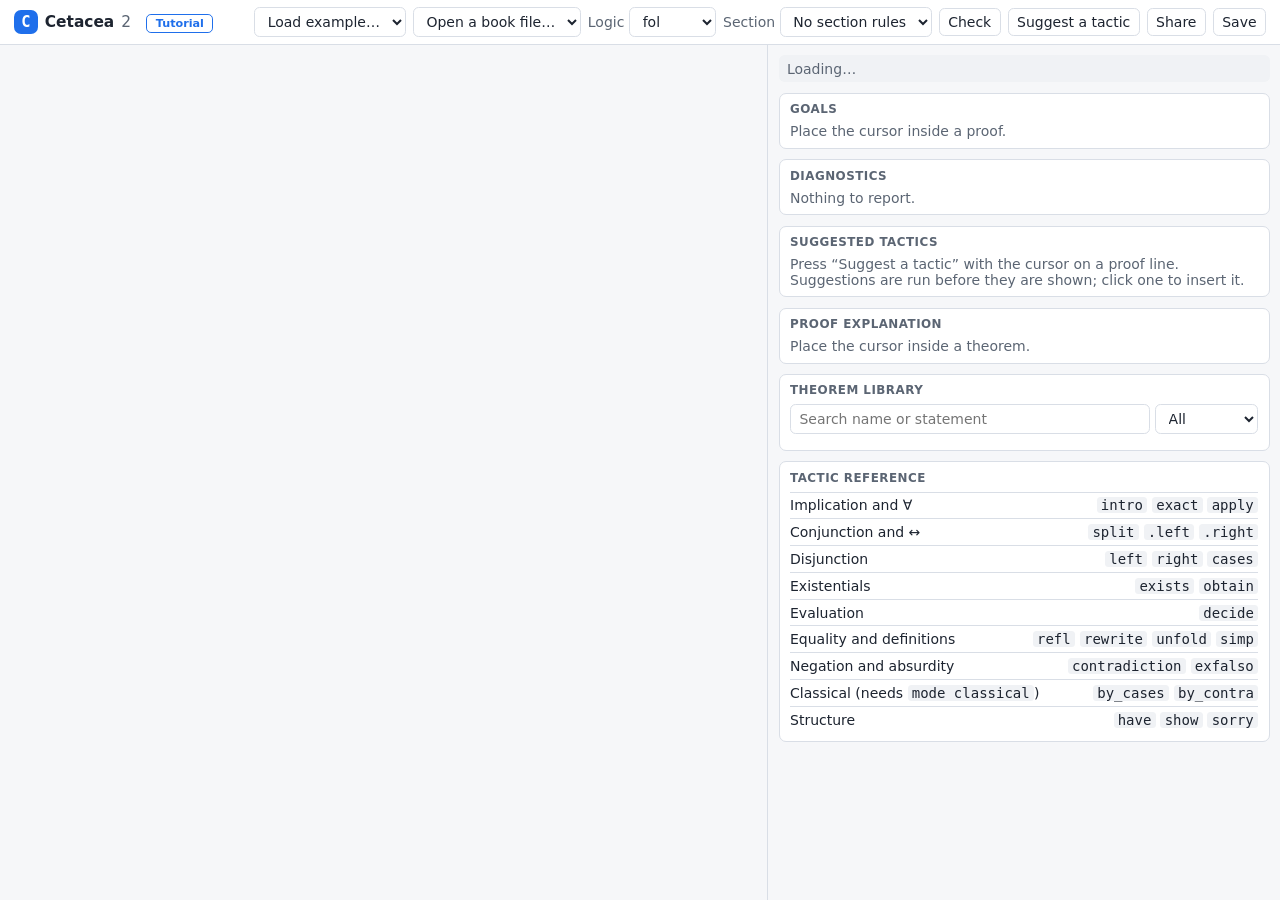
<file: web2/index.html>
<!doctype html>
<html lang="en">
  <head>
    <meta charset="utf-8" />
    <meta name="viewport" content="width=device-width, initial-scale=1" />
    <title>Cetacea</title>
    <link rel="stylesheet" href="./styles.css" />
  </head>
  <body>
    <header class="topbar">
      <div class="brand">
        <span class="brand-mark">C</span>
        <span>Cetacea</span>
        <span class="brand-sub">2</span>
        <a class="brand-link" href="./tutorial.html" title="New here? A walk through how to use Cetacea">Tutorial</a>
      </div>
      <div class="actions">
        <label class="picker">
          <span class="visually-hidden">Load example</span>
          <select id="exampleSelect">
            <option value="">Load example…</option>
          </select>
        </label>
        <label class="picker">
          <span class="visually-hidden">Open a file from the book</span>
          <select id="bookSelect" title="Open one of the book's companion files; this also selects the chapter's section">
            <option value="">Open a book file…</option>
            <option id="bookReset" value="reset" hidden disabled>Start this file over</option>
          </select>
        </label>
        <label class="picker">
          <span>Logic</span>
          <select id="tierSelect" title="Default logic tier when the file has no `logic` line">
            <option value="fol">fol</option>
            <option value="fol_nat">fol_nat</option>
            <option value="hol">hol</option>
          </select>
        </label>
        <label class="picker">
          <span>Section</span>
          <select id="sectionSelect" title="Course section: sets which tactics and library theorems may be used">
            <option value="">No section rules</option>
          </select>
        </label>
        <button id="checkButton" type="button">Check</button>
        <button id="hintButton" type="button">Suggest a tactic</button>
        <button id="shareButton" type="button" title="Copy a link that opens this file">Share</button>
        <button id="downloadButton" type="button" title="Save the file">Save</button>
      </div>
    </header>
    <main class="workspace">
      <section class="editor-pane" aria-label="Source editor">
        <div id="editor"></div>
      </section>
      <aside class="side-pane" aria-label="Proof state">
        <div id="status" class="status" role="status" aria-live="polite">Loading…</div>
        <section id="assignmentPanel" class="panel" hidden>
          <h2>Assignment <span id="assignmentMeta" class="meta"></span></h2>
          <div id="assignment"></div>
        </section>
        <section id="rulesPanel" class="panel" hidden>
          <h2>Section rules <span id="rulesMeta" class="meta"></span></h2>
          <div id="rules"></div>
        </section>
        <section class="panel">
          <h2>Goals <span id="goalMeta" class="meta"></span></h2>
          <div id="goals"><p class="empty">Place the cursor inside a proof.</p></div>
        </section>
        <section class="panel">
          <h2>Diagnostics</h2>
          <div id="diagnostics"><p class="empty">Nothing to report.</p></div>
        </section>
        <section class="panel">
          <h2>Suggested tactics</h2>
          <div id="hints"><p class="empty">Press “Suggest a tactic” with the cursor on a proof line. Suggestions are run before they are shown; click one to insert it.</p></div>
        </section>
        <section class="panel">
          <h2>Proof explanation</h2>
          <div id="explanation"><p class="empty">Place the cursor inside a theorem.</p></div>
        </section>
        <section class="panel">
          <h2>Theorem library</h2>
          <div class="library-controls">
            <input id="librarySearch" type="search" autocomplete="off" spellcheck="false" placeholder="Search name or statement" />
            <select id="libraryScope" aria-label="Theorem library scope">
              <option value="all">All</option>
              <option value="imported">Imported</option>
              <option value="local">This file</option>
            </select>
          </div>
          <div id="library"></div>
        </section>
        <section class="panel">
          <h2>Tactic reference</h2>
          <div class="reference">
            <details><summary><span>Implication and ∀</span><code>intro</code><code>exact</code><code>apply</code></summary>
              <p><code>intro h</code> assumes the premise of an implication, or fixes an arbitrary element for a <code>forall</code>. <code>exact e</code> closes the goal with a hypothesis or theorem. <code>apply e</code> reduces the goal to the premises of <code>e</code>.</p></details>
            <details><summary><span>Conjunction and ↔</span><code>split</code><code>.left</code><code>.right</code></summary>
              <p><code>split</code> proves both halves. Use <code>h.left</code> and <code>h.right</code> to take a conjunction or biconditional apart; <code>obtain hp hq := h</code> names both halves.</p></details>
            <details><summary><span>Disjunction</span><code>left</code><code>right</code><code>cases</code></summary>
              <p><code>left</code> or <code>right</code> picks a side of the goal. <code>cases h with</code> followed by <code>| left hp =&gt;</code> and <code>| right hq =&gt;</code> arms analyzes a hypothesis.</p></details>
            <details><summary><span>Existentials</span><code>exists</code><code>obtain</code></summary>
              <p><code>exists t</code> supplies a witness. <code>obtain x hx := h</code> or <code>cases h with | intro x hx =&gt;</code> unpacks one.</p></details>
            <details><summary><span>Evaluation</span><code>decide</code></summary>
              <p><code>decide</code> closes a goal with no unknowns by evaluating it: arithmetic on numerals, data constructors, defined predicates, and quantifiers over a <code>data</code> type whose values are a fixed list of constants. If the goal is false, it says which part.</p></details>
            <details><summary><span>Equality and definitions</span><code>refl</code><code>rewrite</code><code>unfold</code><code>simp</code></summary>
              <p><code>refl</code> closes <code>a = b</code> when both sides compute to the same term. <code>rewrite -&gt; h</code> replaces the left side of the equation <code>h</code> by its right side (<code>&lt;-</code> for the other direction, <code>at h2</code> to rewrite a hypothesis). <code>unfold Name</code> and <code>simp</code> expand definitions.</p></details>
            <details><summary><span>Negation and absurdity</span><code>contradiction</code><code>exfalso</code></summary>
              <p><code>not P</code> is <code>P -&gt; False</code>. <code>contradiction</code> closes a goal from <code>False</code> or from <code>P</code> and <code>not P</code>. <code>exfalso</code> turns any goal into <code>False</code>.</p></details>
            <details><summary><span>Classical (needs <code>mode classical</code>)</span><code>by_cases</code><code>by_contra</code></summary>
              <p><code>by_cases h : P</code> splits on whether <code>P</code> holds. <code>by_contra h</code> assumes the goal is false and asks for a contradiction.</p></details>
            <details><summary><span>Structure</span><code>have</code><code>show</code><code>sorry</code></summary>
              <p><code>have h : P</code> opens a subgoal for <code>P</code>; <code>have h : P := e</code> or <code>:= by</code> with an indented block proves it in place. <code>show P</code> restates the goal. <code>sorry</code> leaves a goal unproved and marks the theorem incomplete.</p></details>
          </div>
        </section>
      </aside>
    </main>
    <script type="module" src="./app.js"></script>
  </body>
</html>
</file>
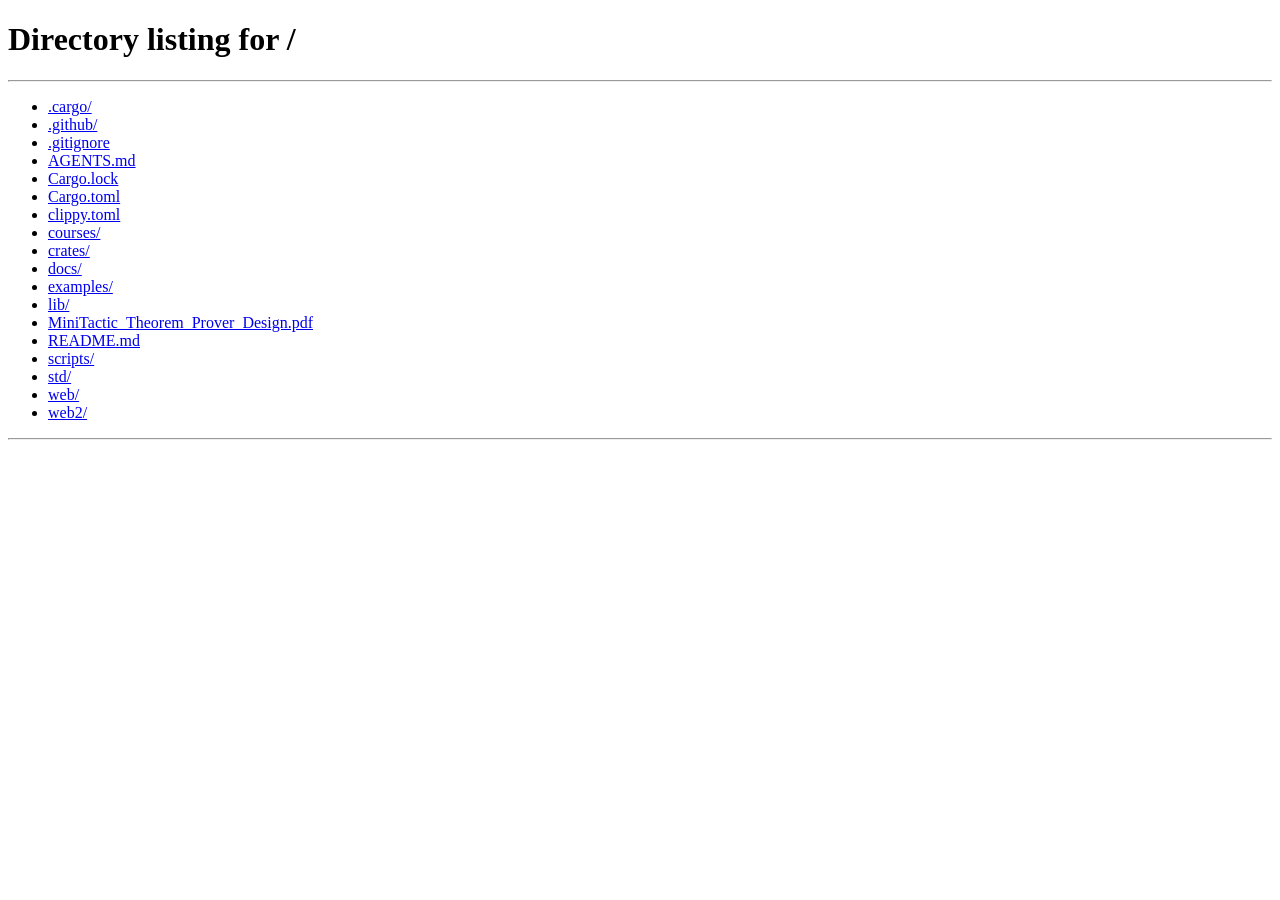
<file: scripts/pages_v2_redirect.html>
<!doctype html>
<html lang="en">
  <head>
    <meta charset="utf-8" />
    <title>Cetacea has moved</title>
    <!-- The checker used to live at /v2/ and is now at the site root.
         Shared links carry the file in the fragment, so keep it. -->
    <script>
      location.replace("../" + location.search + location.hash);
    </script>
  </head>
  <body>
    <p>Cetacea has moved: <a href="../">open the checker</a>.</p>
  </body>
</html>
</file>
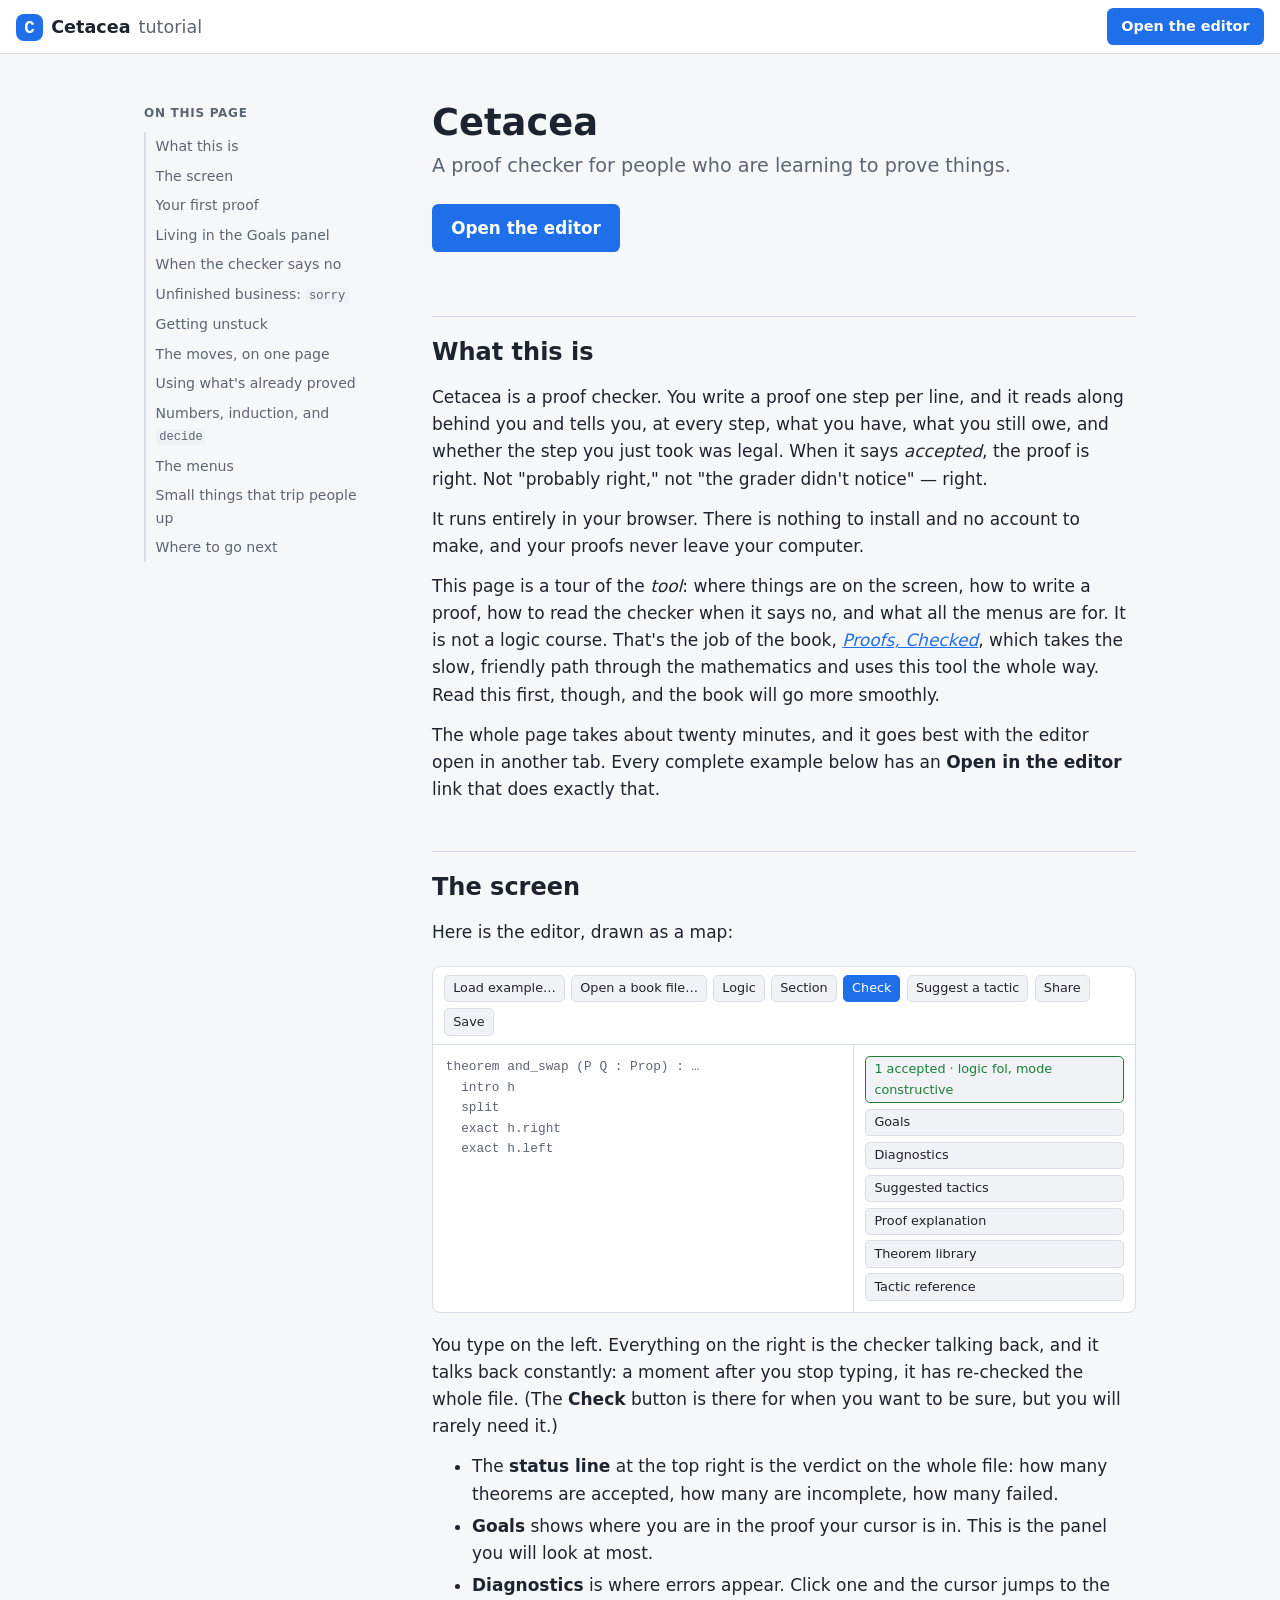
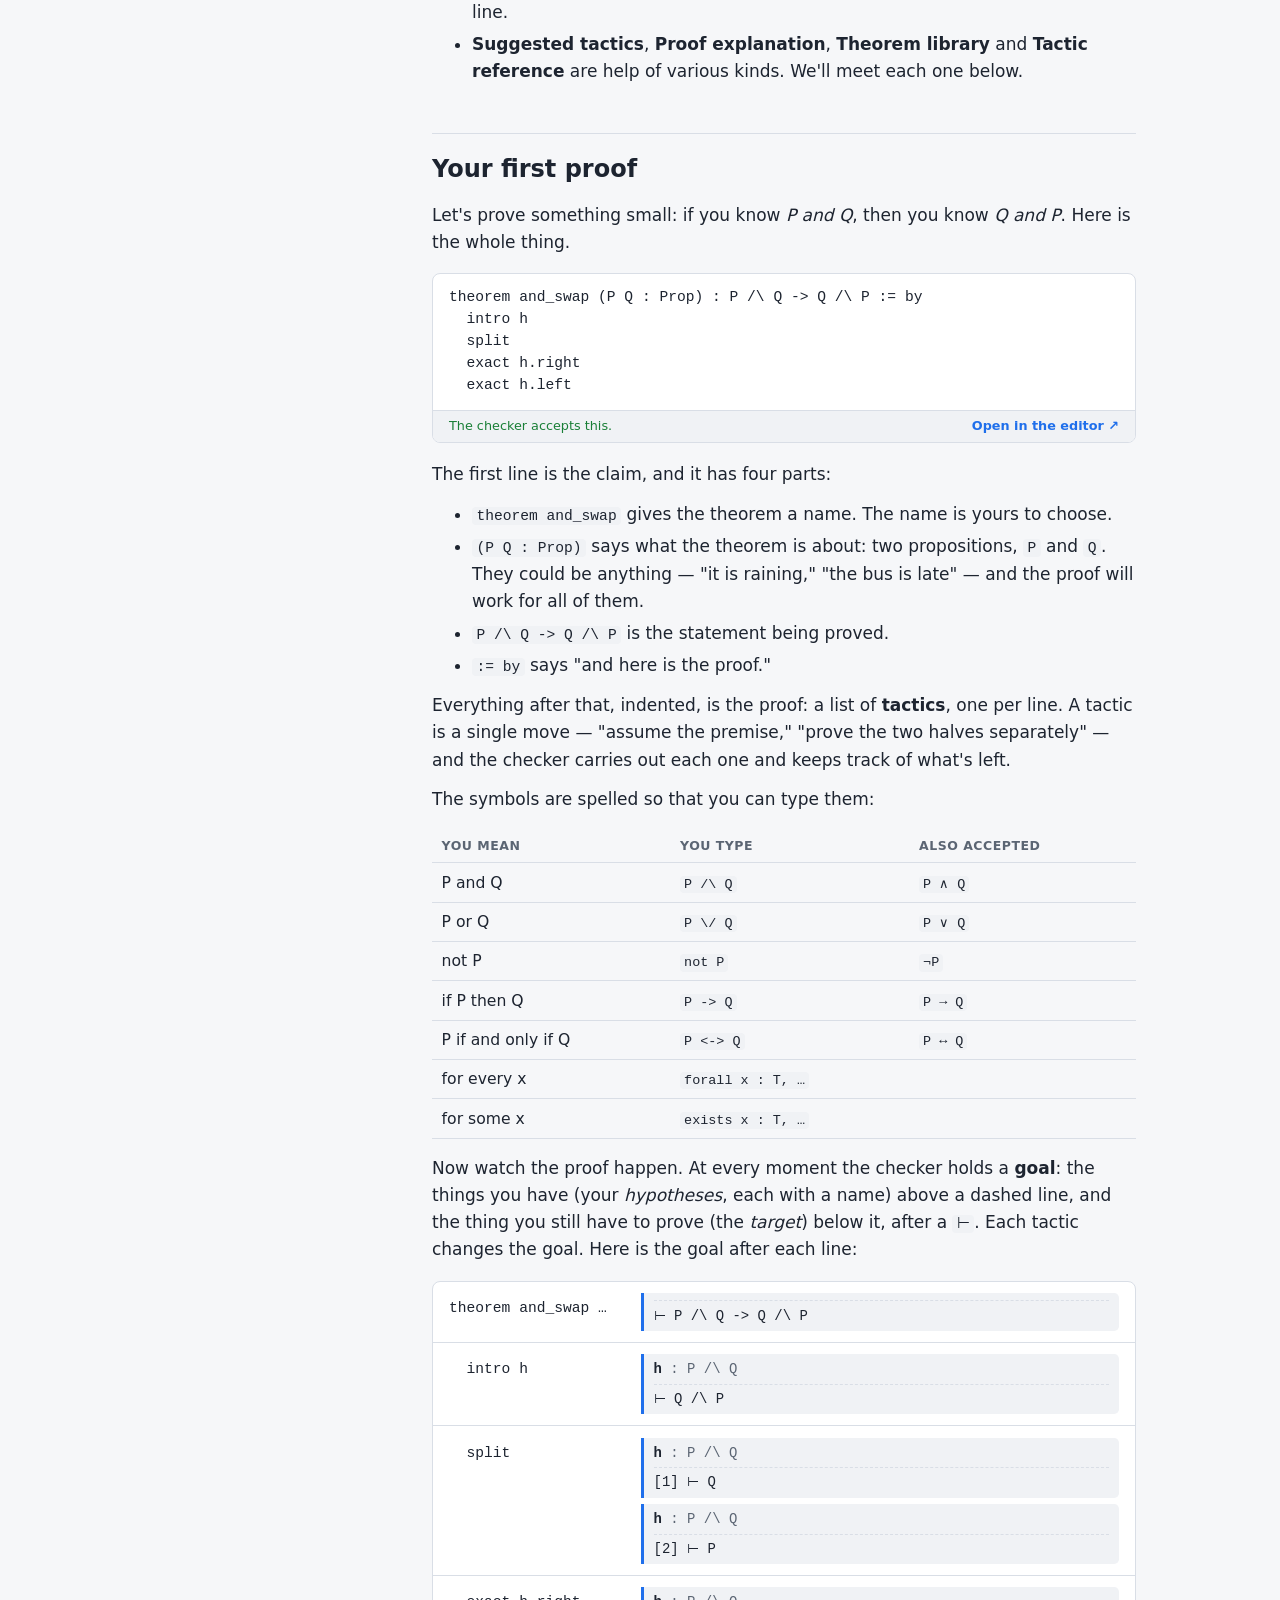
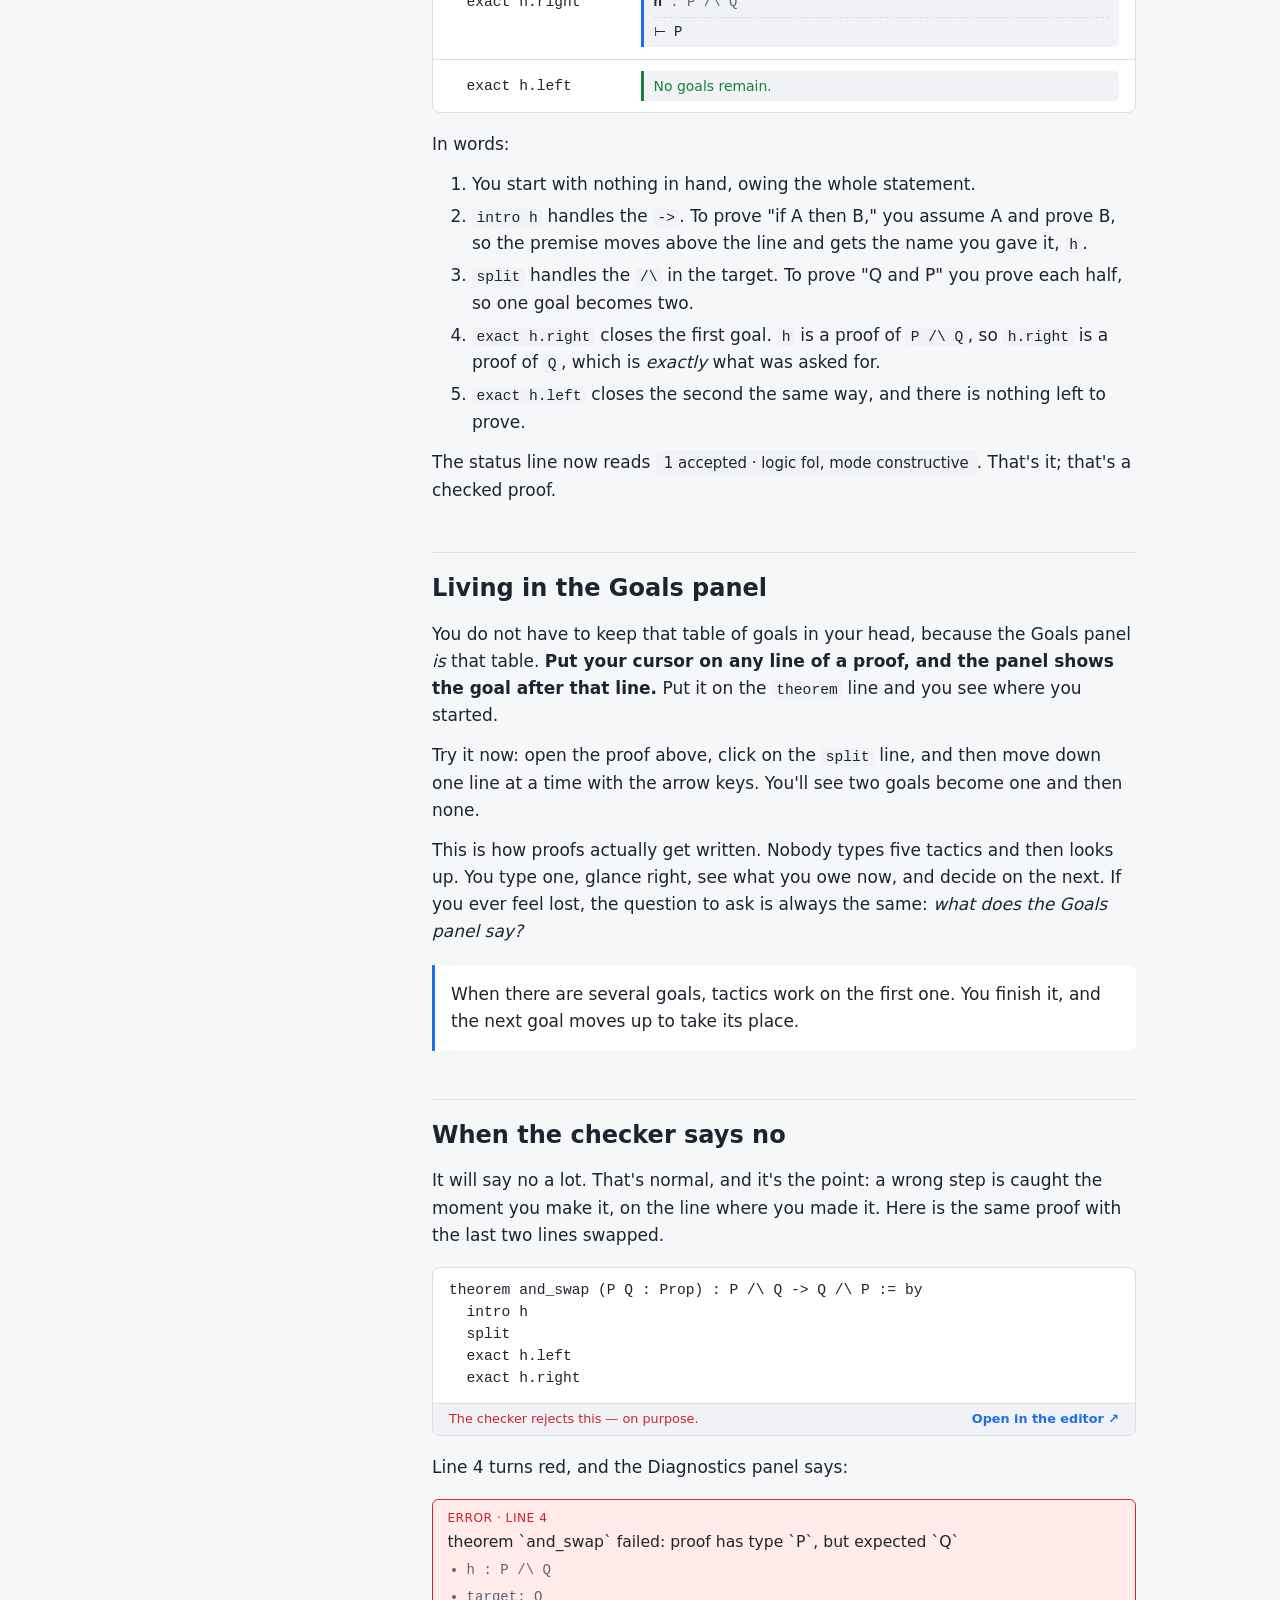
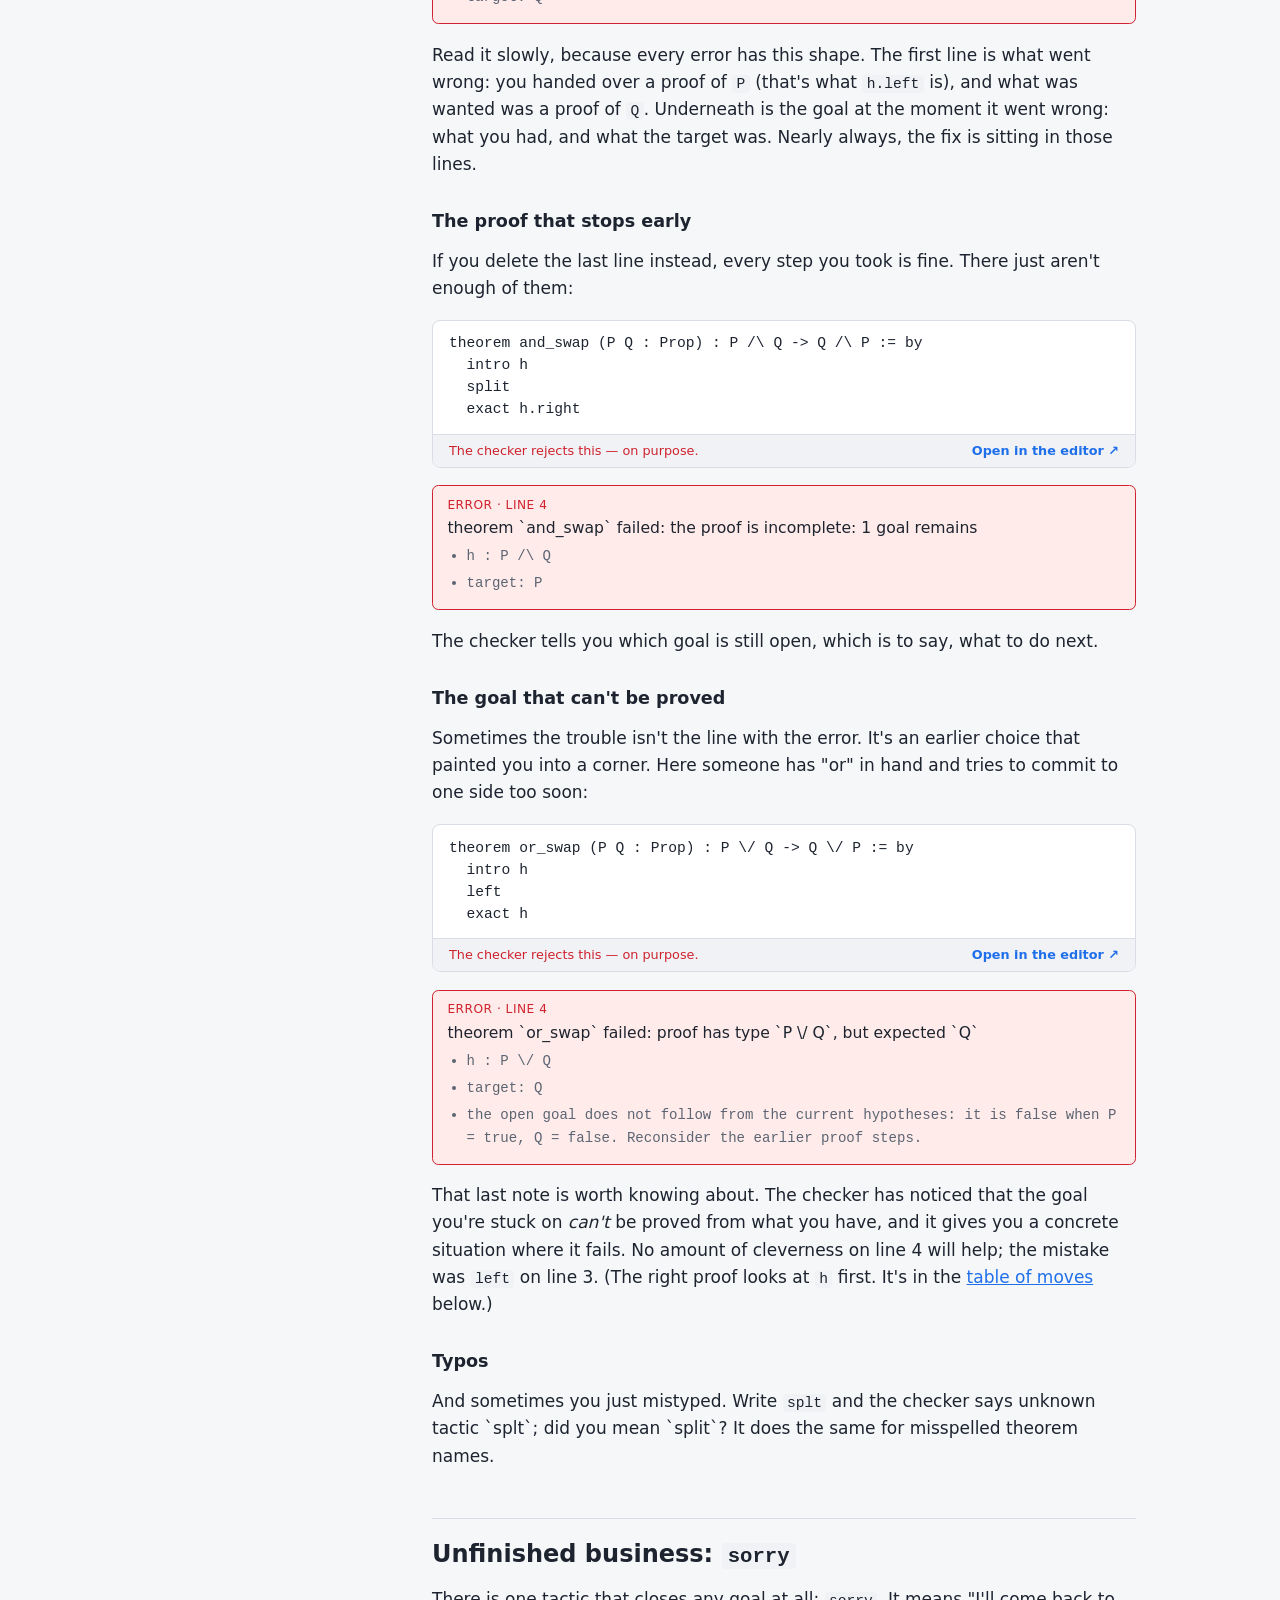
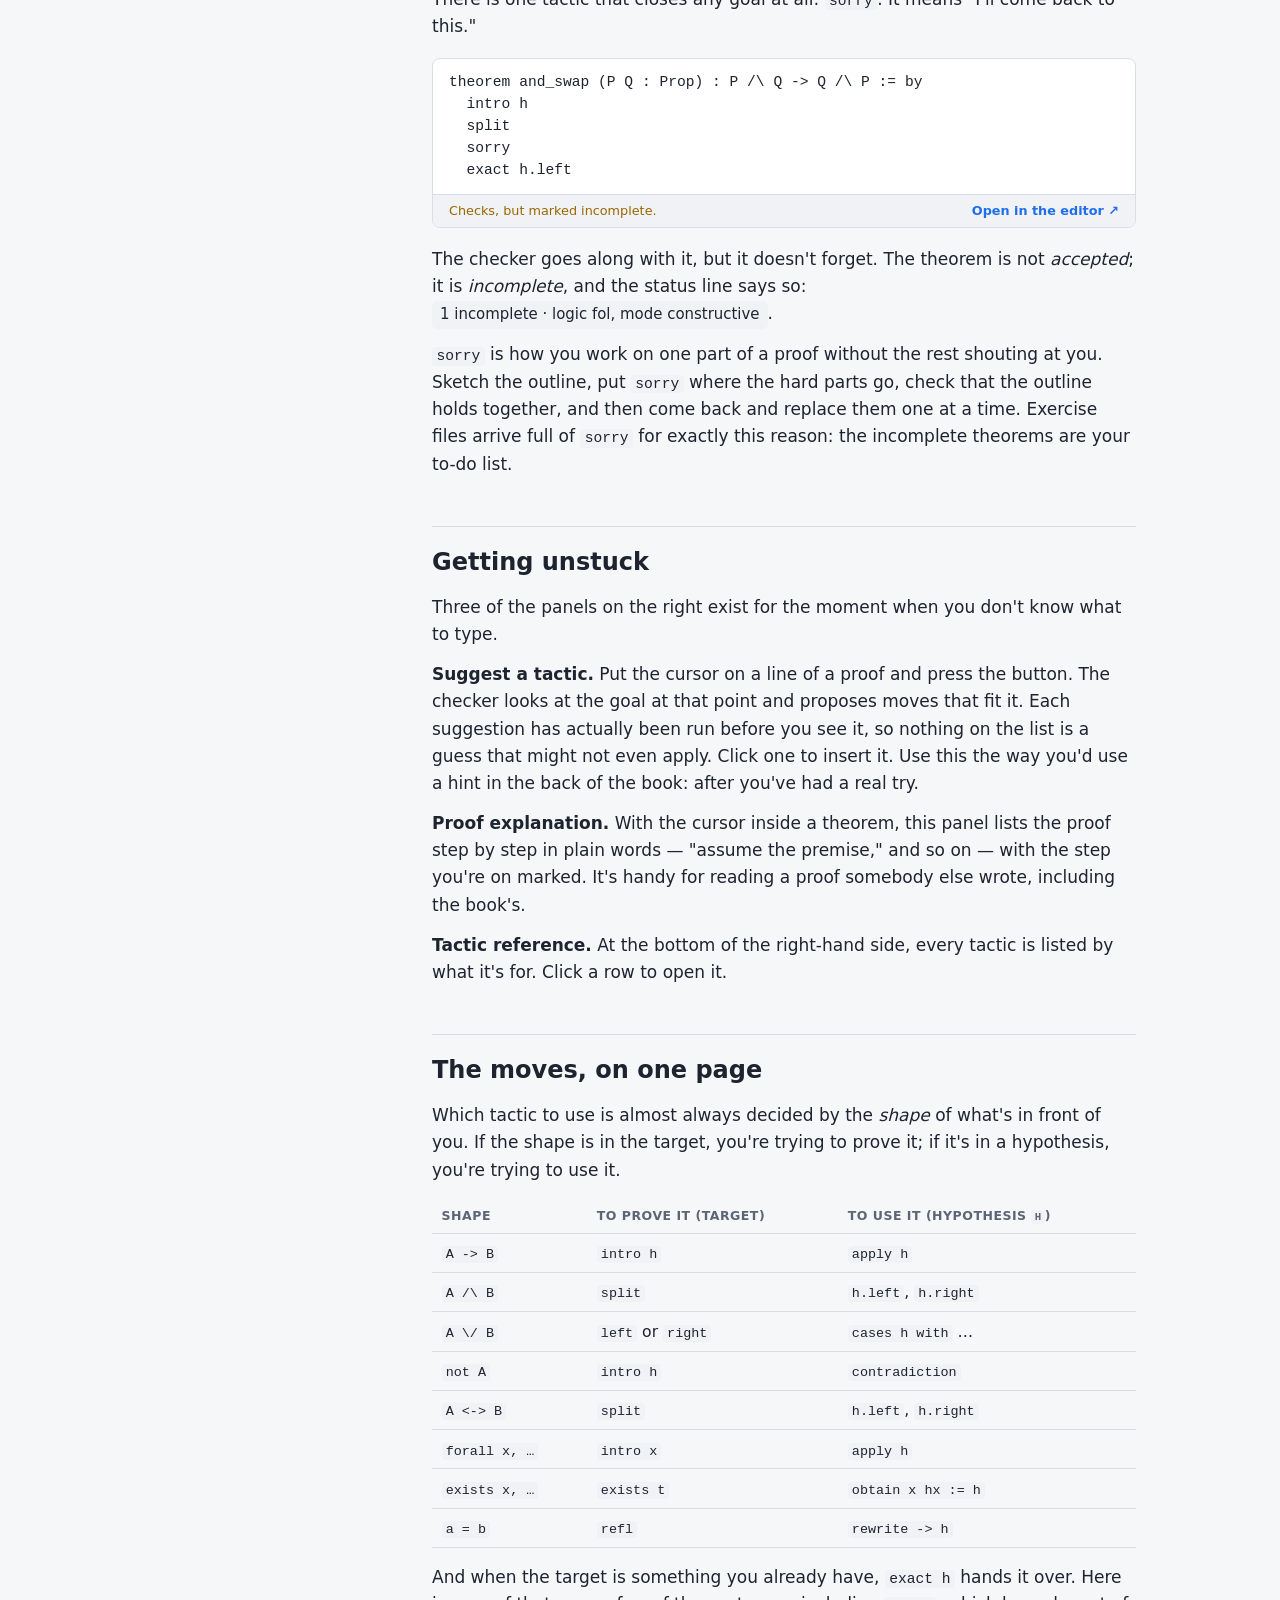
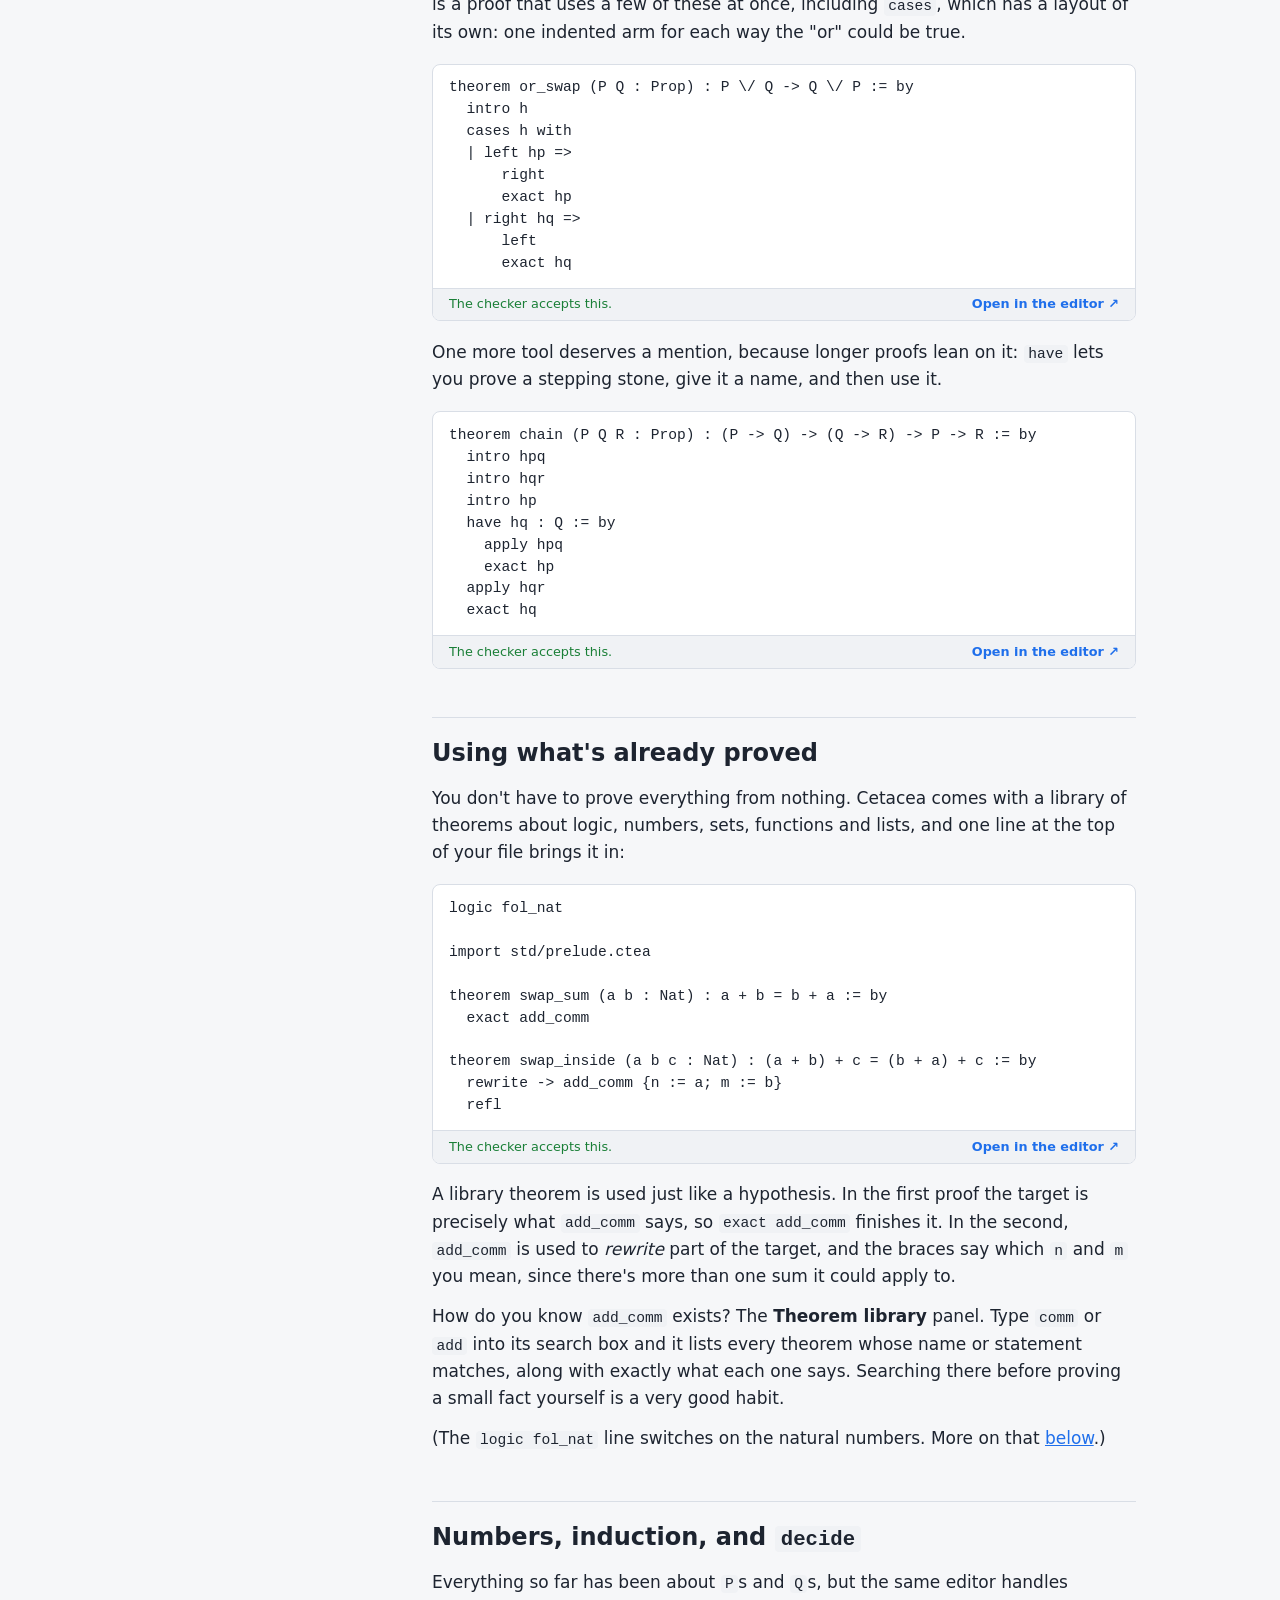
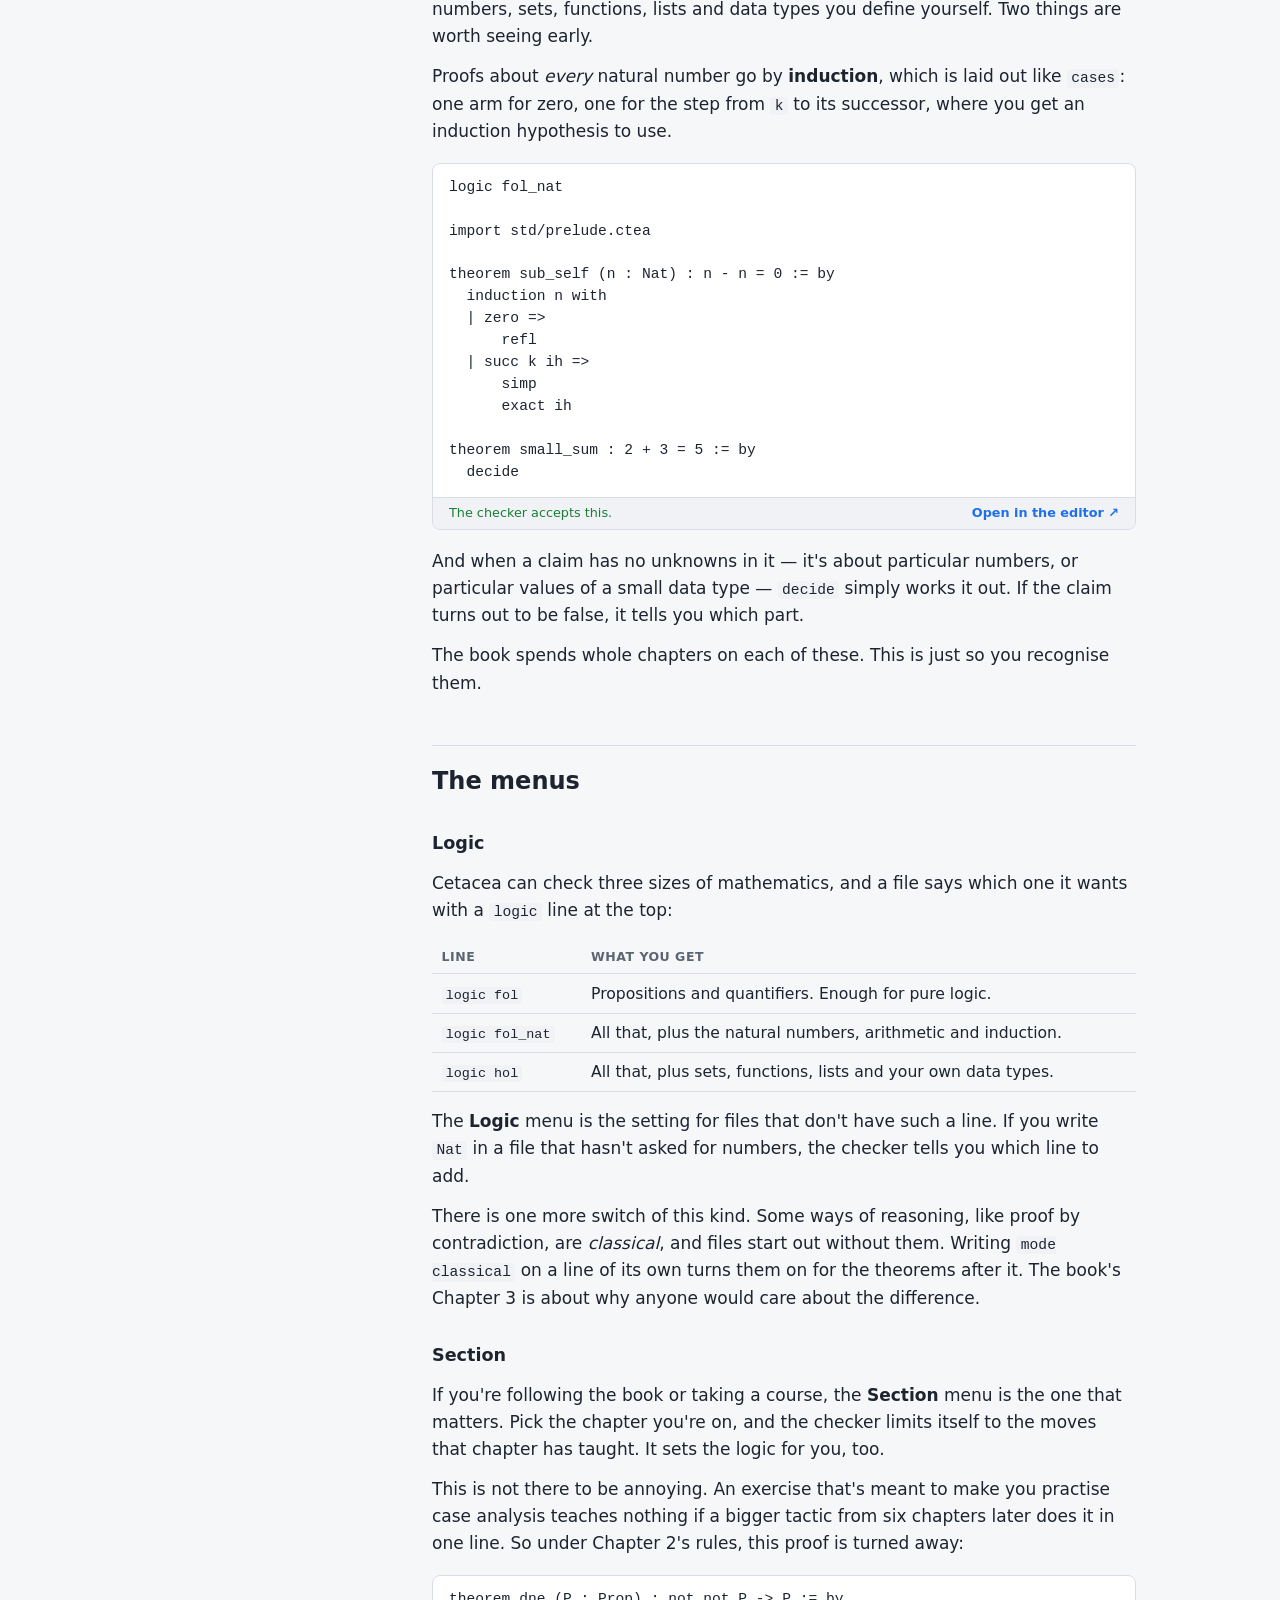
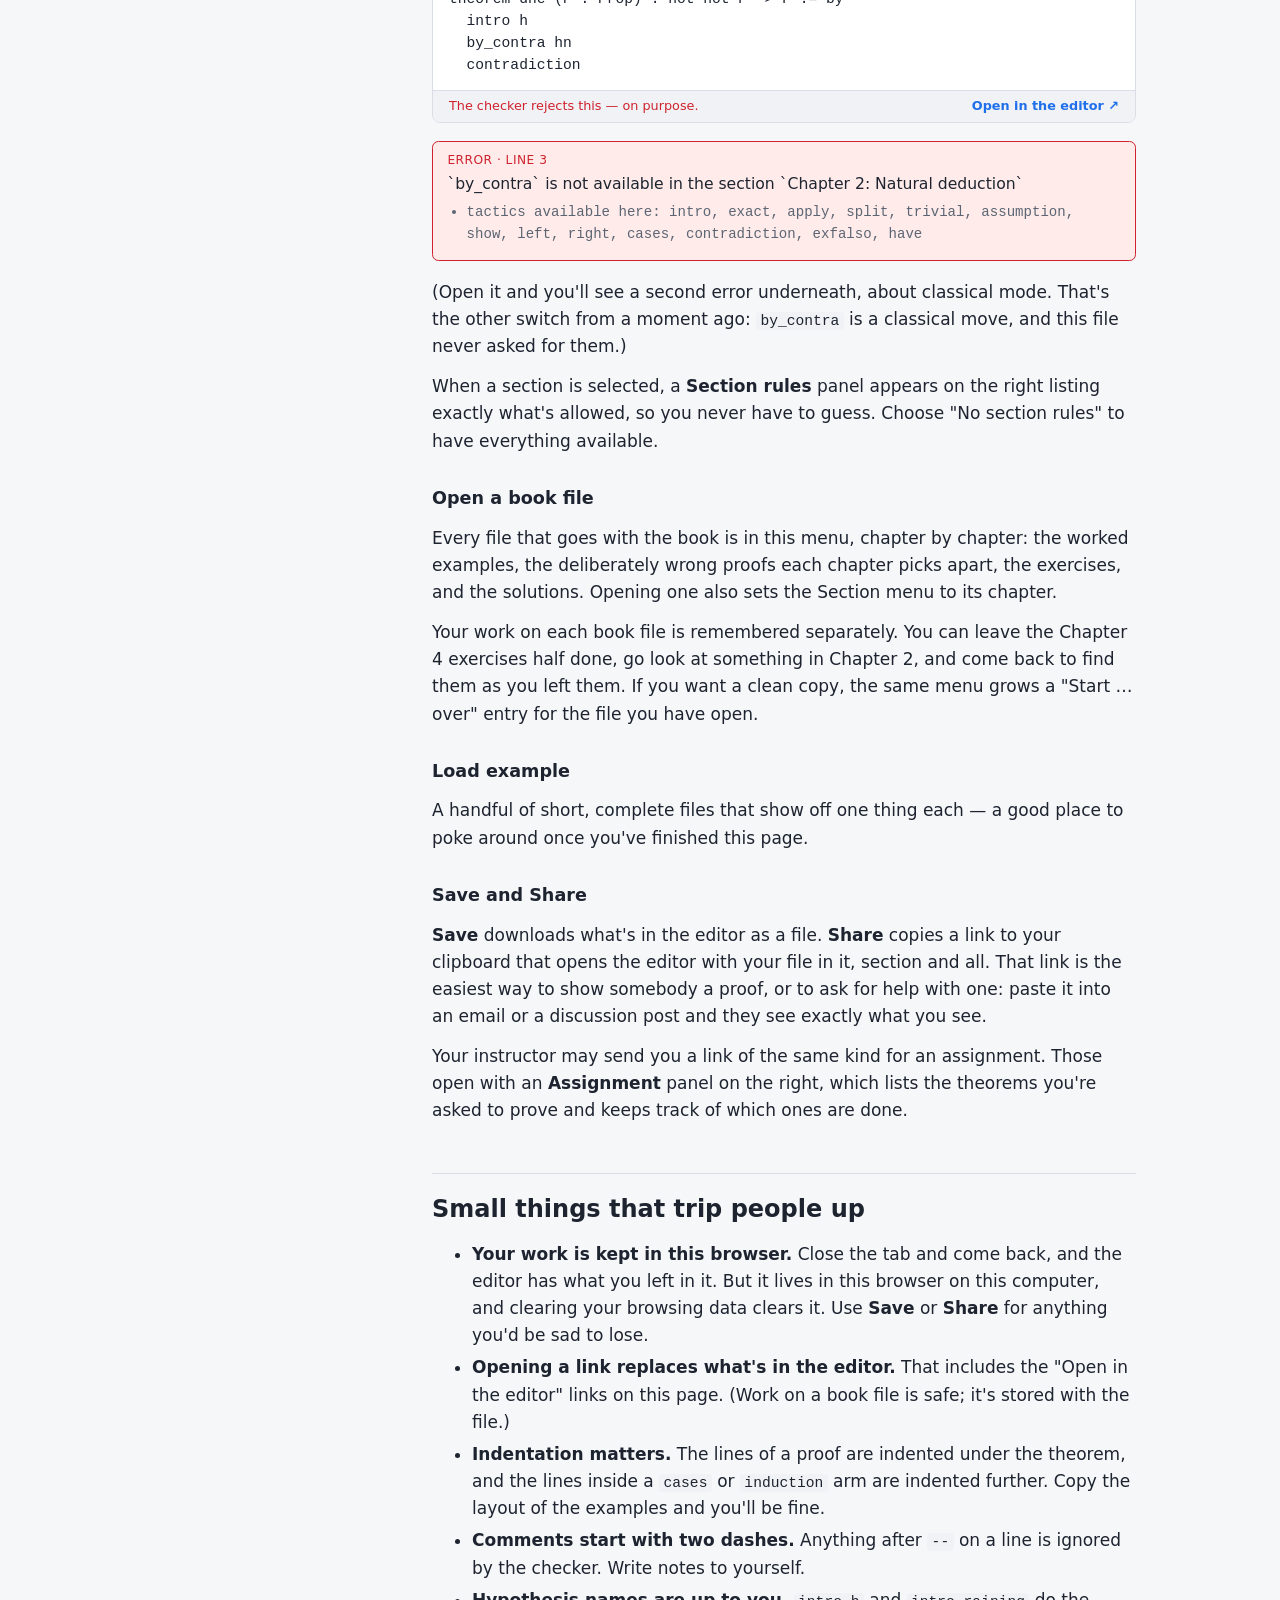
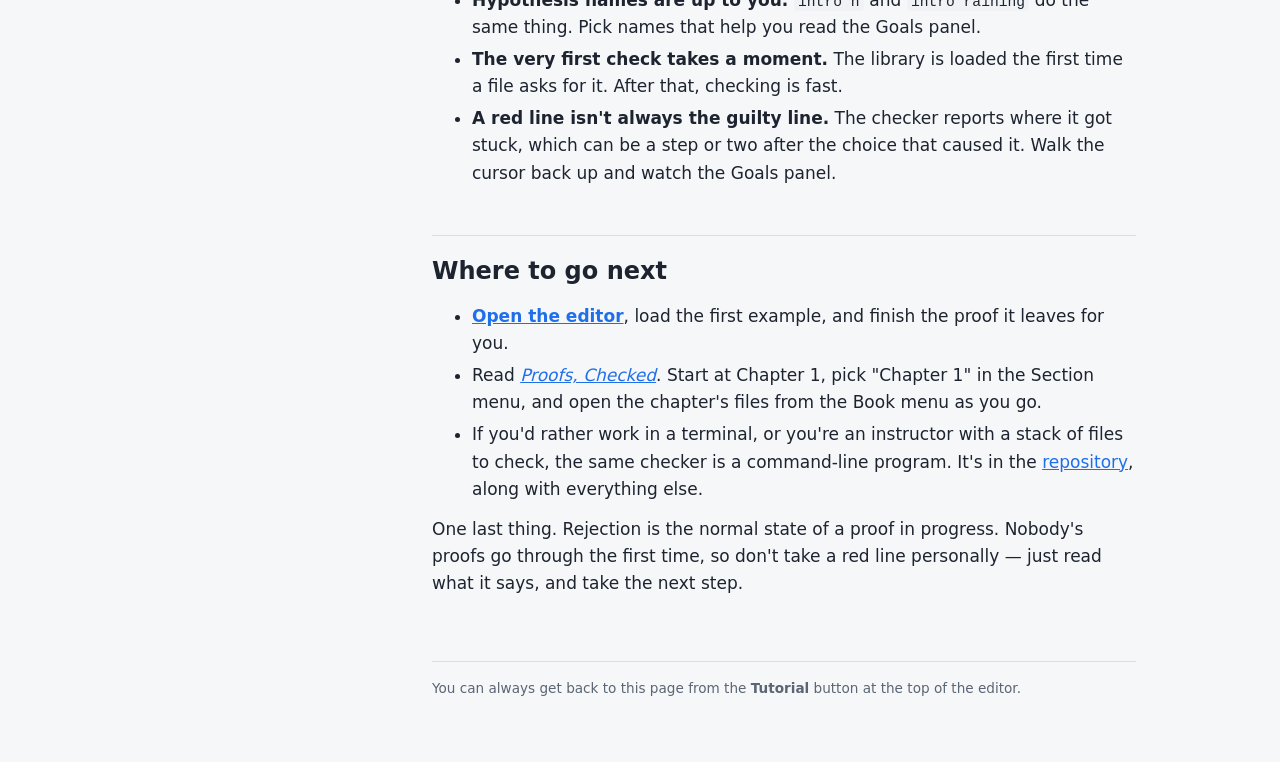
<file: web2/tutorial.html>
<!doctype html>
<html lang="en">
  <head>
    <meta charset="utf-8" />
    <meta name="viewport" content="width=device-width, initial-scale=1" />
    <title>Cetacea: a tutorial</title>
    <link rel="stylesheet" href="./tutorial.css" />
  </head>
  <body>
    <header class="topbar">
      <div class="brand">
        <span class="brand-mark">C</span>
        <span>Cetacea</span>
        <span class="brand-sub">tutorial</span>
      </div>
      <a class="button" href="./index.html">Open the editor</a>
    </header>

    <div class="page">
      <nav class="toc" aria-label="On this page">
        <h2>On this page</h2>
        <ol>
          <li><a href="#what">What this is</a></li>
          <li><a href="#screen">The screen</a></li>
          <li><a href="#first-proof">Your first proof</a></li>
          <li><a href="#goals">Living in the Goals panel</a></li>
          <li><a href="#errors">When the checker says no</a></li>
          <li><a href="#sorry">Unfinished business: <code>sorry</code></a></li>
          <li><a href="#stuck">Getting unstuck</a></li>
          <li><a href="#moves">The moves, on one page</a></li>
          <li><a href="#library">Using what's already proved</a></li>
          <li><a href="#beyond">Numbers, induction, and <code>decide</code></a></li>
          <li><a href="#menus">The menus</a></li>
          <li><a href="#small-print">Small things that trip people up</a></li>
          <li><a href="#next">Where to go next</a></li>
        </ol>
      </nav>

      <article>
        <div class="hero">
          <h1>Cetacea</h1>
          <p class="lede">A proof checker for people who are learning to prove things.</p>
          <div class="hero-actions">
            <a class="button big" href="./index.html">Open the editor</a>
          </div>
        </div>

        <h2 id="what">What this is</h2>
        <p>
          Cetacea is a proof checker. You write a proof one step per line, and it reads along behind you and
          tells you, at every step, what you have, what you still owe, and whether the step you just took was
          legal. When it says <em>accepted</em>, the proof is right. Not "probably right," not "the grader didn't
          notice" — right.
        </p>
        <p>
          It runs entirely in your browser. There is nothing to install and no account to make, and your proofs
          never leave your computer.
        </p>
        <p>
          This page is a tour of the <em>tool</em>: where things are on the screen, how to write a proof, how to
          read the checker when it says no, and what all the menus are for. It is not a logic course. That's the
          job of the book, <a href="https://github.com/clarissalittler/cetacea/tree/main/docs/book#readme"><em>Proofs,
          Checked</em></a>, which takes the slow, friendly path through the mathematics and uses this tool the
          whole way. Read this first, though, and the book will go more smoothly.
        </p>
        <p>
          The whole page takes about twenty minutes, and it goes best with the editor open in another tab. Every
          complete example below has an <strong>Open in the editor</strong> link that does exactly that.
        </p>

        <h2 id="screen">The screen</h2>
        <p>Here is the editor, drawn as a map:</p>

        <div class="screen" role="img" aria-label="Layout of the editor: a toolbar on top, the editor on the left, and panels on the right">
          <div class="screen-top">
            <span>Load example…</span><span>Open a book file…</span><span>Logic</span><span>Section</span>
            <span class="go">Check</span><span>Suggest a tactic</span><span>Share</span><span>Save</span>
          </div>
          <div class="screen-editor">theorem and_swap (P Q : Prop) : …
  intro h
  split
  exact h.right
  exact h.left</div>
          <div class="screen-side">
            <span class="status">1 accepted · logic fol, mode constructive</span>
            <span>Goals</span><span>Diagnostics</span><span>Suggested tactics</span>
            <span>Proof explanation</span><span>Theorem library</span><span>Tactic reference</span>
          </div>
        </div>

        <p>
          You type on the left. Everything on the right is the checker talking back, and it talks back
          constantly: a moment after you stop typing, it has re-checked the whole file. (The
          <strong>Check</strong> button is there for when you want to be sure, but you will rarely need it.)
        </p>
        <ul>
          <li>The <strong>status line</strong> at the top right is the verdict on the whole file: how many theorems
            are accepted, how many are incomplete, how many failed.</li>
          <li><strong>Goals</strong> shows where you are in the proof your cursor is in. This is the panel you will
            look at most.</li>
          <li><strong>Diagnostics</strong> is where errors appear. Click one and the cursor jumps to the line.</li>
          <li><strong>Suggested tactics</strong>, <strong>Proof explanation</strong>, <strong>Theorem
            library</strong> and <strong>Tactic reference</strong> are help of various kinds. We'll meet each
            one below.</li>
        </ul>

        <h2 id="first-proof">Your first proof</h2>
        <p>
          Let's prove something small: if you know <em>P and Q</em>, then you know <em>Q and P</em>. Here is the
          whole thing.
        </p>

        <div class="sample">
          <pre data-name="first" data-expect="accepted">theorem and_swap (P Q : Prop) : P /\ Q -&gt; Q /\ P := by
  intro h
  split
  exact h.right
  exact h.left
</pre>
        </div>

        <p>The first line is the claim, and it has four parts:</p>
        <ul>
          <li><code>theorem and_swap</code> gives the theorem a name. The name is yours to choose.</li>
          <li><code>(P Q : Prop)</code> says what the theorem is about: two propositions, <code>P</code> and
            <code>Q</code>. They could be anything — "it is raining," "the bus is late" — and the proof will work
            for all of them.</li>
          <li><code>P /\ Q -&gt; Q /\ P</code> is the statement being proved.</li>
          <li><code>:= by</code> says "and here is the proof."</li>
        </ul>
        <p>
          Everything after that, indented, is the proof: a list of <strong>tactics</strong>, one per line. A
          tactic is a single move — "assume the premise," "prove the two halves separately" — and the checker
          carries out each one and keeps track of what's left.
        </p>
        <p>The symbols are spelled so that you can type them:</p>

        <table>
          <thead>
            <tr><th>You mean</th><th>You type</th><th>Also accepted</th></tr>
          </thead>
          <tbody>
            <tr><td>P and Q</td><td><code>P /\ Q</code></td><td><code>P ∧ Q</code></td></tr>
            <tr><td>P or Q</td><td><code>P \/ Q</code></td><td><code>P ∨ Q</code></td></tr>
            <tr><td>not P</td><td><code>not P</code></td><td><code>¬P</code></td></tr>
            <tr><td>if P then Q</td><td><code>P -&gt; Q</code></td><td><code>P → Q</code></td></tr>
            <tr><td>P if and only if Q</td><td><code>P &lt;-&gt; Q</code></td><td><code>P ↔ Q</code></td></tr>
            <tr><td>for every x</td><td><code>forall x : T, …</code></td><td></td></tr>
            <tr><td>for some x</td><td><code>exists x : T, …</code></td><td></td></tr>
          </tbody>
        </table>

        <p>
          Now watch the proof happen. At every moment the checker holds a <strong>goal</strong>: the things you
          have (your <em>hypotheses</em>, each with a name) above a dashed line, and the thing you still have to
          prove (the <em>target</em>) below it, after a <code>⊢</code>. Each tactic changes the goal. Here is
          the goal after each line:
        </p>

        <div class="steps">
          <div class="step">
            <code>theorem and_swap …</code>
            <div><div class="goal"><div class="target">⊢ P /\ Q -&gt; Q /\ P</div></div></div>
          </div>
          <div class="step">
            <code>  intro h</code>
            <div><div class="goal"><div class="hyp"><b>h</b> : P /\ Q</div><div class="target">⊢ Q /\ P</div></div></div>
          </div>
          <div class="step">
            <code>  split</code>
            <div>
              <div class="goal"><div class="hyp"><b>h</b> : P /\ Q</div><div class="target">[1] ⊢ Q</div></div>
              <div class="goal"><div class="hyp"><b>h</b> : P /\ Q</div><div class="target">[2] ⊢ P</div></div>
            </div>
          </div>
          <div class="step">
            <code>  exact h.right</code>
            <div><div class="goal"><div class="hyp"><b>h</b> : P /\ Q</div><div class="target">⊢ P</div></div></div>
          </div>
          <div class="step">
            <code>  exact h.left</code>
            <div><div class="goal done">No goals remain.</div></div>
          </div>
        </div>

        <p>In words:</p>
        <ol>
          <li>You start with nothing in hand, owing the whole statement.</li>
          <li><code>intro h</code> handles the <code>-&gt;</code>. To prove "if A then B," you assume A and prove
            B, so the premise moves above the line and gets the name you gave it, <code>h</code>.</li>
          <li><code>split</code> handles the <code>/\</code> in the target. To prove "Q and P" you prove each
            half, so one goal becomes two.</li>
          <li><code>exact h.right</code> closes the first goal. <code>h</code> is a proof of
            <code>P /\ Q</code>, so <code>h.right</code> is a proof of <code>Q</code>, which is
            <em>exactly</em> what was asked for.</li>
          <li><code>exact h.left</code> closes the second the same way, and there is nothing left to prove.</li>
        </ol>
        <p>
          The status line now reads <span class="statusline">1 accepted · logic fol, mode constructive</span>.
          That's it; that's a checked proof.
        </p>

        <h2 id="goals">Living in the Goals panel</h2>
        <p>
          You do not have to keep that table of goals in your head, because the Goals panel <em>is</em> that
          table. <strong>Put your cursor on any line of a proof, and the panel shows the goal after that
          line.</strong> Put it on the <code>theorem</code> line and you see where you started.
        </p>
        <p>
          Try it now: open the proof above, click on the <code>split</code> line, and then move down one line at
          a time with the arrow keys. You'll see two goals become one and then none.
        </p>
        <p>
          This is how proofs actually get written. Nobody types five tactics and then looks up. You type one,
          glance right, see what you owe now, and decide on the next. If you ever feel lost, the question to ask
          is always the same: <em>what does the Goals panel say?</em>
        </p>
        <div class="aside">
          <p>
            When there are several goals, tactics work on the first one. You finish it, and the next goal moves
            up to take its place.
          </p>
        </div>

        <h2 id="errors">When the checker says no</h2>
        <p>
          It will say no a lot. That's normal, and it's the point: a wrong step is caught the moment you make
          it, on the line where you made it. Here is the same proof with the last two lines swapped.
        </p>

        <div class="sample">
          <pre data-name="swapped" data-expect="failed">theorem and_swap (P Q : Prop) : P /\ Q -&gt; Q /\ P := by
  intro h
  split
  exact h.left
  exact h.right
</pre>
        </div>

        <p>Line 4 turns red, and the Diagnostics panel says:</p>

        <div class="diag" data-of="swapped" data-line="4">
          <div class="where">error · line 4</div>
          <div data-from="swapped">theorem `and_swap` failed: proof has type `P`, but expected `Q`</div>
          <ul>
            <li data-from="swapped">h : P /\ Q</li>
            <li data-from="swapped">target: Q</li>
          </ul>
        </div>

        <p>
          Read it slowly, because every error has this shape. The first line is what went wrong: you handed
          over a proof of <code>P</code> (that's what <code>h.left</code> is), and what was wanted was a proof
          of <code>Q</code>. Underneath is the goal at the moment it went wrong: what you had, and what the
          target was. Nearly always, the fix is sitting in those lines.
        </p>

        <h3>The proof that stops early</h3>
        <p>If you delete the last line instead, every step you took is fine. There just aren't enough of them:</p>

        <div class="sample">
          <pre data-name="short" data-expect="failed">theorem and_swap (P Q : Prop) : P /\ Q -&gt; Q /\ P := by
  intro h
  split
  exact h.right
</pre>
        </div>

        <div class="diag" data-of="short" data-line="4">
          <div class="where">error · line 4</div>
          <div data-from="short">theorem `and_swap` failed: the proof is incomplete: 1 goal remains</div>
          <ul>
            <li data-from="short">h : P /\ Q</li>
            <li data-from="short">target: P</li>
          </ul>
        </div>

        <p>The checker tells you which goal is still open, which is to say, what to do next.</p>

        <h3>The goal that can't be proved</h3>
        <p>
          Sometimes the trouble isn't the line with the error. It's an earlier choice that painted you into a
          corner. Here someone has "or" in hand and tries to commit to one side too soon:
        </p>

        <div class="sample">
          <pre data-name="corner" data-expect="failed">theorem or_swap (P Q : Prop) : P \/ Q -&gt; Q \/ P := by
  intro h
  left
  exact h
</pre>
        </div>

        <div class="diag" data-of="corner" data-line="4">
          <div class="where">error · line 4</div>
          <div data-from="corner">theorem `or_swap` failed: proof has type `P \/ Q`, but expected `Q`</div>
          <ul>
            <li data-from="corner">h : P \/ Q</li>
            <li data-from="corner">target: Q</li>
            <li data-from="corner">the open goal does not follow from the current hypotheses: it is false when P = true, Q = false. Reconsider the earlier proof steps.</li>
          </ul>
        </div>

        <p>
          That last note is worth knowing about. The checker has noticed that the goal you're stuck on
          <em>can't</em> be proved from what you have, and it gives you a concrete situation where it fails.
          No amount of cleverness on line 4 will help; the mistake was <code>left</code> on line 3. (The right
          proof looks at <code>h</code> first. It's in the <a href="#moves">table of moves</a> below.)
        </p>

        <h3>Typos</h3>
        <p>
          And sometimes you just mistyped. Write <code>splt</code> and the checker says
          <span data-from="typo">unknown tactic `splt`; did you mean `split`?</span> It does the same for
          misspelled theorem names.
        </p>

        <div class="sample" hidden>
          <pre data-name="typo" data-expect="failed">theorem and_swap (P Q : Prop) : P /\ Q -&gt; Q /\ P := by
  intro h
  splt
  exact h.right
  exact h.left
</pre>
        </div>

        <h2 id="sorry">Unfinished business: <code>sorry</code></h2>
        <p>
          There is one tactic that closes any goal at all: <code>sorry</code>. It means "I'll come back to
          this."
        </p>

        <div class="sample">
          <pre data-name="sorry" data-expect="incomplete">theorem and_swap (P Q : Prop) : P /\ Q -&gt; Q /\ P := by
  intro h
  split
  sorry
  exact h.left
</pre>
        </div>

        <p>
          The checker goes along with it, but it doesn't forget. The theorem is not <em>accepted</em>; it is
          <em>incomplete</em>, and the status line says so:
          <span class="statusline">1 incomplete · logic fol, mode constructive</span>.
        </p>
        <p>
          <code>sorry</code> is how you work on one part of a proof without the rest shouting at you. Sketch
          the outline, put <code>sorry</code> where the hard parts go, check that the outline holds together,
          and then come back and replace them one at a time. Exercise files arrive full of <code>sorry</code>
          for exactly this reason: the incomplete theorems are your to-do list.
        </p>

        <h2 id="stuck">Getting unstuck</h2>
        <p>Three of the panels on the right exist for the moment when you don't know what to type.</p>
        <p>
          <strong>Suggest a tactic.</strong> Put the cursor on a line of a proof and press the button. The
          checker looks at the goal at that point and proposes moves that fit it. Each suggestion has actually
          been run before you see it, so nothing on the list is a guess that might not even apply. Click one to
          insert it. Use this the way you'd use a hint in the back of the book: after you've had a real try.
        </p>
        <p>
          <strong>Proof explanation.</strong> With the cursor inside a theorem, this panel lists the proof step
          by step in plain words — "assume the premise," and so on — with the step you're on marked. It's
          handy for reading a proof somebody else wrote, including the book's.
        </p>
        <p>
          <strong>Tactic reference.</strong> At the bottom of the right-hand side, every tactic is listed by
          what it's for. Click a row to open it.
        </p>

        <h2 id="moves">The moves, on one page</h2>
        <p>
          Which tactic to use is almost always decided by the <em>shape</em> of what's in front of you. If the
          shape is in the target, you're trying to prove it; if it's in a hypothesis, you're trying to use it.
        </p>

        <table>
          <thead>
            <tr><th>Shape</th><th>To prove it (target)</th><th>To use it (hypothesis <code>h</code>)</th></tr>
          </thead>
          <tbody>
            <tr><td><code>A -&gt; B</code></td><td><code>intro h</code></td><td><code>apply h</code></td></tr>
            <tr><td><code>A /\ B</code></td><td><code>split</code></td><td><code>h.left</code>, <code>h.right</code></td></tr>
            <tr><td><code>A \/ B</code></td><td><code>left</code> or <code>right</code></td><td><code>cases h with</code> …</td></tr>
            <tr><td><code>not A</code></td><td><code>intro h</code></td><td><code>contradiction</code></td></tr>
            <tr><td><code>A &lt;-&gt; B</code></td><td><code>split</code></td><td><code>h.left</code>, <code>h.right</code></td></tr>
            <tr><td><code>forall x, …</code></td><td><code>intro x</code></td><td><code>apply h</code></td></tr>
            <tr><td><code>exists x, …</code></td><td><code>exists t</code></td><td><code>obtain x hx := h</code></td></tr>
            <tr><td><code>a = b</code></td><td><code>refl</code></td><td><code>rewrite -&gt; h</code></td></tr>
          </tbody>
        </table>

        <p>
          And when the target is something you already have, <code>exact h</code> hands it over. Here is a
          proof that uses a few of these at once, including <code>cases</code>, which has a layout of its own:
          one indented arm for each way the "or" could be true.
        </p>

        <div class="sample">
          <pre data-name="cases" data-expect="accepted">theorem or_swap (P Q : Prop) : P \/ Q -&gt; Q \/ P := by
  intro h
  cases h with
  | left hp =&gt;
      right
      exact hp
  | right hq =&gt;
      left
      exact hq
</pre>
        </div>

        <p>
          One more tool deserves a mention, because longer proofs lean on it: <code>have</code> lets you prove
          a stepping stone, give it a name, and then use it.
        </p>

        <div class="sample">
          <pre data-name="have" data-expect="accepted">theorem chain (P Q R : Prop) : (P -&gt; Q) -&gt; (Q -&gt; R) -&gt; P -&gt; R := by
  intro hpq
  intro hqr
  intro hp
  have hq : Q := by
    apply hpq
    exact hp
  apply hqr
  exact hq
</pre>
        </div>

        <h2 id="library">Using what's already proved</h2>
        <p>
          You don't have to prove everything from nothing. Cetacea comes with a library of theorems about
          logic, numbers, sets, functions and lists, and one line at the top of your file brings it in:
        </p>

        <div class="sample">
          <pre data-name="library" data-expect="accepted">logic fol_nat

import std/prelude.ctea

theorem swap_sum (a b : Nat) : a + b = b + a := by
  exact add_comm

theorem swap_inside (a b c : Nat) : (a + b) + c = (b + a) + c := by
  rewrite -&gt; add_comm {n := a; m := b}
  refl
</pre>
        </div>

        <p>
          A library theorem is used just like a hypothesis. In the first proof the target is precisely what
          <code>add_comm</code> says, so <code>exact add_comm</code> finishes it. In the second,
          <code>add_comm</code> is used to <em>rewrite</em> part of the target, and the braces say which
          <code>n</code> and <code>m</code> you mean, since there's more than one sum it could apply to.
        </p>
        <p>
          How do you know <code>add_comm</code> exists? The <strong>Theorem library</strong> panel. Type
          <code>comm</code> or <code>add</code> into its search box and it lists every theorem whose name or
          statement matches, along with exactly what each one says. Searching there before proving a small fact
          yourself is a very good habit.
        </p>
        <p>
          (The <code>logic fol_nat</code> line switches on the natural numbers. More on that
          <a href="#menus">below</a>.)
        </p>

        <h2 id="beyond">Numbers, induction, and <code>decide</code></h2>
        <p>
          Everything so far has been about <code>P</code>s and <code>Q</code>s, but the same editor handles
          numbers, sets, functions, lists and data types you define yourself. Two things are worth seeing
          early.
        </p>
        <p>
          Proofs about <em>every</em> natural number go by <strong>induction</strong>, which is laid out like
          <code>cases</code>: one arm for zero, one for the step from <code>k</code> to its successor, where
          you get an induction hypothesis to use.
        </p>

        <div class="sample">
          <pre data-name="induction" data-expect="accepted">logic fol_nat

import std/prelude.ctea

theorem sub_self (n : Nat) : n - n = 0 := by
  induction n with
  | zero =&gt;
      refl
  | succ k ih =&gt;
      simp
      exact ih

theorem small_sum : 2 + 3 = 5 := by
  decide
</pre>
        </div>

        <p>
          And when a claim has no unknowns in it — it's about particular numbers, or particular values of a
          small data type — <code>decide</code> simply works it out. If the claim turns out to be false, it
          tells you which part.
        </p>
        <p>The book spends whole chapters on each of these. This is just so you recognise them.</p>

        <h2 id="menus">The menus</h2>

        <h3>Logic</h3>
        <p>
          Cetacea can check three sizes of mathematics, and a file says which one it wants with a
          <code>logic</code> line at the top:
        </p>
        <table>
          <thead>
            <tr><th>Line</th><th>What you get</th></tr>
          </thead>
          <tbody>
            <tr><td><code>logic fol</code></td><td>Propositions and quantifiers. Enough for pure logic.</td></tr>
            <tr><td><code>logic fol_nat</code></td><td>All that, plus the natural numbers, arithmetic and induction.</td></tr>
            <tr><td><code>logic hol</code></td><td>All that, plus sets, functions, lists and your own data types.</td></tr>
          </tbody>
        </table>
        <p>
          The <strong>Logic</strong> menu is the setting for files that don't have such a line. If you write
          <code>Nat</code> in a file that hasn't asked for numbers, the checker tells you which line to add.
        </p>
        <p>
          There is one more switch of this kind. Some ways of reasoning, like proof by contradiction, are
          <em>classical</em>, and files start out without them. Writing <code>mode classical</code> on a line
          of its own turns them on for the theorems after it. The book's Chapter 3 is about why anyone would
          care about the difference.
        </p>

        <h3>Section</h3>
        <p>
          If you're following the book or taking a course, the <strong>Section</strong> menu is the one that
          matters. Pick the chapter you're on, and the checker limits itself to the moves that chapter has
          taught. It sets the logic for you, too.
        </p>
        <p>
          This is not there to be annoying. An exercise that's meant to make you practise case analysis
          teaches nothing if a bigger tactic from six chapters later does it in one line. So under Chapter 2's
          rules, this proof is turned away:
        </p>

        <div class="sample">
          <pre data-name="section" data-expect="failed" data-section="ch02">theorem dne (P : Prop) : not not P -&gt; P := by
  intro h
  by_contra hn
  contradiction
</pre>
        </div>

        <div class="diag" data-of="section" data-line="3">
          <div class="where">error · line 3</div>
          <div data-from="section">`by_contra` is not available in the section `Chapter 2: Natural deduction`</div>
          <ul>
            <li data-from="section">tactics available here: intro, exact, apply, split, trivial, assumption, show, left, right, cases, contradiction, exfalso, have</li>
          </ul>
        </div>

        <p>
          (Open it and you'll see a second error underneath, about classical mode. That's the other switch
          from a moment ago: <code>by_contra</code> is a classical move, and this file never asked for them.)
        </p>
        <p>
          When a section is selected, a <strong>Section rules</strong> panel appears on the right listing
          exactly what's allowed, so you never have to guess. Choose "No section rules" to have everything
          available.
        </p>

        <h3>Open a book file</h3>
        <p>
          Every file that goes with the book is in this menu, chapter by chapter: the worked examples, the
          deliberately wrong proofs each chapter picks apart, the exercises, and the solutions. Opening one
          also sets the Section menu to its chapter.
        </p>
        <p>
          Your work on each book file is remembered separately. You can leave the Chapter 4 exercises half
          done, go look at something in Chapter 2, and come back to find them as you left them. If you want a
          clean copy, the same menu grows a "Start … over" entry for the file you have open.
        </p>

        <h3>Load example</h3>
        <p>
          A handful of short, complete files that show off one thing each — a good place to poke around once
          you've finished this page.
        </p>

        <h3>Save and Share</h3>
        <p>
          <strong>Save</strong> downloads what's in the editor as a file. <strong>Share</strong> copies a link
          to your clipboard that opens the editor with your file in it, section and all. That link is the
          easiest way to show somebody a proof, or to ask for help with one: paste it into an email or a
          discussion post and they see exactly what you see.
        </p>
        <p>
          Your instructor may send you a link of the same kind for an assignment. Those open with an
          <strong>Assignment</strong> panel on the right, which lists the theorems you're asked to prove and
          keeps track of which ones are done.
        </p>

        <h2 id="small-print">Small things that trip people up</h2>
        <ul>
          <li><strong>Your work is kept in this browser.</strong> Close the tab and come back, and the editor
            has what you left in it. But it lives in this browser on this computer, and clearing your browsing
            data clears it. Use <strong>Save</strong> or <strong>Share</strong> for anything you'd be sad to
            lose.</li>
          <li><strong>Opening a link replaces what's in the editor.</strong> That includes the "Open in the
            editor" links on this page. (Work on a book file is safe; it's stored with the file.)</li>
          <li><strong>Indentation matters.</strong> The lines of a proof are indented under the theorem, and
            the lines inside a <code>cases</code> or <code>induction</code> arm are indented further. Copy the
            layout of the examples and you'll be fine.</li>
          <li><strong>Comments start with two dashes.</strong> Anything after <code>--</code> on a line is
            ignored by the checker. Write notes to yourself.</li>
          <li><strong>Hypothesis names are up to you.</strong> <code>intro h</code> and
            <code>intro raining</code> do the same thing. Pick names that help you read the Goals panel.</li>
          <li><strong>The very first check takes a moment.</strong> The library is loaded the first time a file
            asks for it. After that, checking is fast.</li>
          <li><strong>A red line isn't always the guilty line.</strong> The checker reports where it got stuck,
            which can be a step or two after the choice that caused it. Walk the cursor back up and watch the
            Goals panel.</li>
        </ul>

        <h2 id="next">Where to go next</h2>
        <ul>
          <li><a href="./index.html"><strong>Open the editor</strong></a>, load the first example, and finish
            the proof it leaves for you.</li>
          <li>Read <a href="https://github.com/clarissalittler/cetacea/tree/main/docs/book#readme"><em>Proofs,
            Checked</em></a>. Start at Chapter 1, pick "Chapter 1" in the Section menu, and open the chapter's
            files from the Book menu as you go.</li>
          <li>If you'd rather work in a terminal, or you're an instructor with a stack of files to check, the
            same checker is a command-line program. It's in the
            <a href="https://github.com/clarissalittler/cetacea">repository</a>, along with everything else.</li>
        </ul>
        <p>
          One last thing. Rejection is the normal state of a proof in progress. Nobody's proofs go through the
          first time, so don't take a red line personally — just read what it says, and take the next step.
        </p>

        <footer>
          You can always get back to this page from the <strong>Tutorial</strong> button at the top of the
          editor.
        </footer>
      </article>
    </div>

    <script type="module" src="./tutorial.js"></script>
  </body>
</html>
</file>
<file: web2/styles.css>
:root {
  --bg: #f6f7f9;
  --panel: #ffffff;
  --ink: #1d2430;
  --muted: #5b6573;
  --line: #d9dee6;
  --accent: #1f6feb;
  --accent-ink: #ffffff;
  --ok: #1a7f37;
  --warn: #9a6700;
  --error: #cf222e;
  --error-bg: #ffebe9;
  --mark: #fff3cd;
  --code-bg: #f0f2f5;
  --mono: "JetBrains Mono", "Fira Code", ui-monospace, SFMono-Regular, Menlo, Consolas, monospace;
  --sans: system-ui, -apple-system, "Segoe UI", Roboto, sans-serif;
}

@media (prefers-color-scheme: dark) {
  :root {
    --bg: #0f1419;
    --panel: #161b22;
    --ink: #e6edf3;
    --muted: #9aa5b1;
    --line: #30363d;
    --accent: #58a6ff;
    --accent-ink: #0f1419;
    --ok: #3fb950;
    --warn: #d29922;
    --error: #ff7b72;
    --error-bg: #3a1d1f;
    --mark: #3a3418;
    --code-bg: #1f2630;
  }
}

* {
  box-sizing: border-box;
}

html,
body {
  height: 100%;
  margin: 0;
  background: var(--bg);
  color: var(--ink);
  font-family: var(--sans);
  font-size: 14px;
}

.visually-hidden {
  position: absolute;
  width: 1px;
  height: 1px;
  overflow: hidden;
  clip: rect(0 0 0 0);
}

.topbar {
  display: flex;
  align-items: center;
  justify-content: space-between;
  gap: 1rem;
  padding: 0.5rem 1rem;
  border-bottom: 1px solid var(--line);
  background: var(--panel);
}

.brand {
  display: flex;
  align-items: baseline;
  gap: 0.5rem;
  font-weight: 600;
  font-size: 1.1rem;
}

.brand-mark {
  display: inline-grid;
  place-items: center;
  width: 1.7rem;
  height: 1.7rem;
  border-radius: 0.5rem;
  background: var(--accent);
  color: var(--accent-ink);
  font-family: var(--mono);
}

.brand-sub {
  color: var(--muted);
  font-weight: 400;
}

.actions {
  display: flex;
  flex-wrap: wrap;
  align-items: center;
  gap: 0.5rem;
}

.picker {
  display: inline-flex;
  align-items: center;
  gap: 0.35rem;
  color: var(--muted);
}

button,
select,
input[type="search"] {
  font: inherit;
  color: var(--ink);
  background: var(--panel);
  border: 1px solid var(--line);
  border-radius: 0.4rem;
  padding: 0.35rem 0.6rem;
}

button {
  cursor: pointer;
}

button:hover {
  border-color: var(--accent);
}

button.primary {
  background: var(--accent);
  color: var(--accent-ink);
  border-color: var(--accent);
}

.workspace {
  display: grid;
  grid-template-columns: minmax(0, 3fr) minmax(320px, 2fr);
  height: calc(100% - 3.2rem);
}

@media (max-width: 900px) {
  .workspace {
    grid-template-columns: 1fr;
    grid-template-rows: 55vh auto;
    height: auto;
  }
}

.editor-pane {
  min-width: 0;
  border-right: 1px solid var(--line);
  display: flex;
}

#editor {
  flex: 1;
  min-width: 0;
  height: 100%;
}

.cm-editor {
  height: 100%;
  font-family: var(--mono);
  font-size: 13.5px;
}

.cm-editor.cm-focused {
  outline: none;
}

.cm-line.cm-error-line {
  background: var(--error-bg);
}

.cm-line.cm-current-step {
  background: var(--mark);
}

.side-pane {
  overflow: auto;
  padding: 0.75rem;
  display: flex;
  flex-direction: column;
  gap: 0.75rem;
}

.status {
  padding: 0.4rem 0.6rem;
  border-radius: 0.4rem;
  background: var(--code-bg);
  color: var(--muted);
}

.status.ok {
  color: var(--ok);
}

.status.error {
  color: var(--error);
}

.panel {
  background: var(--panel);
  border: 1px solid var(--line);
  border-radius: 0.5rem;
  padding: 0.6rem 0.75rem;
}

.panel h2 {
  margin: 0 0 0.5rem;
  font-size: 0.85rem;
  text-transform: uppercase;
  letter-spacing: 0.04em;
  color: var(--muted);
  display: flex;
  justify-content: space-between;
  gap: 0.5rem;
}

.meta {
  font-weight: 400;
  text-transform: none;
  letter-spacing: 0;
}

.empty {
  margin: 0;
  color: var(--muted);
}

code,
pre,
.mono {
  font-family: var(--mono);
}

pre {
  margin: 0;
  white-space: pre-wrap;
  word-break: break-word;
}

.goal {
  border-left: 3px solid var(--accent);
  padding: 0.25rem 0.5rem;
  margin-bottom: 0.5rem;
  background: var(--code-bg);
  border-radius: 0 0.3rem 0.3rem 0;
}

.goal .hyp {
  color: var(--muted);
}

.goal .hyp b {
  color: var(--ink);
  font-weight: 600;
}

.goal .target {
  margin-top: 0.2rem;
  padding-top: 0.2rem;
  border-top: 1px dashed var(--line);
}

.goal.done {
  border-left-color: var(--ok);
  color: var(--ok);
}

.diag {
  padding: 0.35rem 0.5rem;
  border-radius: 0.3rem;
  margin-bottom: 0.4rem;
  cursor: pointer;
  border: 1px solid transparent;
}

.diag:hover {
  border-color: var(--accent);
}

.diag.error {
  background: var(--error-bg);
}

.diag.warning {
  background: var(--mark);
}

.diag .where {
  color: var(--muted);
  font-size: 0.85em;
}

.diag ul {
  margin: 0.25rem 0 0;
  padding-left: 1.1rem;
  color: var(--muted);
}

.diag .try {
  margin-top: 0.25rem;
}

.hint,
.step,
.lib-item {
  padding: 0.35rem 0.5rem;
  border-radius: 0.3rem;
  margin-bottom: 0.35rem;
  border: 1px solid var(--line);
}

.hint {
  cursor: pointer;
}

.hint:hover,
.lib-item:hover {
  border-color: var(--accent);
}

.hint .why,
.step .why,
.lib-item .stmt {
  color: var(--muted);
  display: block;
  margin-top: 0.15rem;
}

.hint.closes code {
  color: var(--ok);
}

.step.current {
  border-color: var(--accent);
  background: var(--code-bg);
}

.library-controls {
  display: flex;
  gap: 0.4rem;
  margin-bottom: 0.5rem;
}

.library-controls input {
  flex: 1;
  min-width: 0;
}

.lib-item .name {
  font-weight: 600;
}

.badge {
  display: inline-block;
  font-size: 0.75em;
  padding: 0.05rem 0.4rem;
  border-radius: 999px;
  background: var(--code-bg);
  color: var(--muted);
  margin-left: 0.4rem;
}

.badge.ok {
  color: var(--ok);
}

.badge.incomplete {
  color: var(--warn);
}

.badge.axiom {
  color: var(--warn);
}

.reference details {
  border-top: 1px solid var(--line);
  padding: 0.35rem 0;
}

.reference summary {
  cursor: pointer;
  display: flex;
  gap: 0.35rem;
  align-items: center;
  flex-wrap: wrap;
}

.reference summary span {
  flex: 1;
}

.reference summary code,
.reference p code {
  background: var(--code-bg);
  padding: 0 0.3rem;
  border-radius: 0.25rem;
}

.reference p {
  margin: 0.4rem 0 0;
  color: var(--muted);
}

/* Section rules */

.rules-title {
  font-weight: 600;
}

.rules-note {
  color: var(--muted);
  margin: 0.3rem 0;
}

.rules-row {
  margin: 0.3rem 0;
  line-height: 1.7;
}

.rules-label {
  color: var(--muted);
}

.rules-row code.denied {
  text-decoration: line-through;
  color: var(--muted);
}

.lib-item.unavailable {
  opacity: 0.6;
  cursor: not-allowed;
}

.lib-item.unavailable:hover {
  border-color: var(--line);
}

.badge.locked {
  border: 1px solid var(--line);
}

/* Kernel rules under a proof step */

.step .kernel {
  display: block;
  margin-top: 0.15rem;
  font-size: 0.85em;
  color: var(--muted);
  font-family: ui-monospace, SFMono-Regular, Menlo, Consolas, monospace;
}

.step .kernel.trust {
  color: var(--warn, var(--muted));
}

.brand-link {
  margin-left: 0.6rem;
  padding: 0.15rem 0.6rem;
  border: 1px solid var(--accent);
  border-radius: 0.35rem;
  font-size: 0.8rem;
  font-weight: 600;
  color: var(--accent);
  text-decoration: none;
}

.brand-link:hover {
  background: var(--accent);
  color: var(--accent-ink);
}
</file>
<file: web2/tutorial.css>
/* The tutorial page. Same palette as the editor (styles.css), but a
   page that scrolls and is meant to be read. */

:root {
  --bg: #f6f7f9;
  --panel: #ffffff;
  --ink: #1d2430;
  --muted: #5b6573;
  --line: #d9dee6;
  --accent: #1f6feb;
  --accent-ink: #ffffff;
  --ok: #1a7f37;
  --warn: #9a6700;
  --error: #cf222e;
  --error-bg: #ffebe9;
  --code-bg: #f0f2f5;
  --mono: "JetBrains Mono", "Fira Code", ui-monospace, SFMono-Regular, Menlo, Consolas, monospace;
  --sans: system-ui, -apple-system, "Segoe UI", Roboto, sans-serif;
}

@media (prefers-color-scheme: dark) {
  :root {
    --bg: #0f1419;
    --panel: #161b22;
    --ink: #e6edf3;
    --muted: #9aa5b1;
    --line: #30363d;
    --accent: #58a6ff;
    --accent-ink: #0f1419;
    --ok: #3fb950;
    --warn: #d29922;
    --error: #ff7b72;
    --error-bg: #3a1d1f;
    --code-bg: #1f2630;
  }
}

* {
  box-sizing: border-box;
}

html {
  scroll-behavior: smooth;
  scroll-padding-top: 4rem;
}

body {
  margin: 0;
  background: var(--bg);
  color: var(--ink);
  font-family: var(--sans);
  font-size: 17px;
  line-height: 1.6;
}

a {
  color: var(--accent);
}

code,
pre {
  font-family: var(--mono);
  font-size: 0.86em;
}

code {
  background: var(--code-bg);
  padding: 0.08em 0.3em;
  border-radius: 0.25rem;
}

/* ---- top bar ---- */

.topbar {
  position: sticky;
  top: 0;
  z-index: 5;
  display: flex;
  align-items: center;
  justify-content: space-between;
  gap: 1rem;
  padding: 0.5rem 1rem;
  border-bottom: 1px solid var(--line);
  background: var(--panel);
}

.brand {
  display: flex;
  align-items: baseline;
  gap: 0.5rem;
  font-weight: 600;
  font-size: 1.1rem;
}

.brand-mark {
  display: inline-grid;
  place-items: center;
  width: 1.7rem;
  height: 1.7rem;
  border-radius: 0.5rem;
  background: var(--accent);
  color: var(--accent-ink);
  font-family: var(--mono);
}

.brand-sub {
  color: var(--muted);
  font-weight: 400;
}

.button {
  display: inline-block;
  padding: 0.45rem 0.9rem;
  border-radius: 0.4rem;
  background: var(--accent);
  color: var(--accent-ink);
  font-weight: 600;
  font-size: 0.9rem;
  text-decoration: none;
  white-space: nowrap;
}

.button:hover {
  filter: brightness(1.08);
}

.button.big {
  font-size: 1.05rem;
  padding: 0.65rem 1.2rem;
}

/* ---- layout ---- */

.page {
  display: grid;
  grid-template-columns: 15rem minmax(0, 44rem);
  gap: 3rem;
  justify-content: center;
  padding: 0 1rem 5rem;
}

.toc {
  position: sticky;
  top: 4rem;
  align-self: start;
  max-height: calc(100vh - 5rem);
  overflow-y: auto;
  padding-top: 2.5rem;
  font-size: 0.88rem;
}

.toc h2 {
  margin: 0 0 0.5rem;
  font-size: 0.75rem;
  letter-spacing: 0.06em;
  text-transform: uppercase;
  color: var(--muted);
}

.toc ol {
  margin: 0;
  padding: 0;
  list-style: none;
}

.toc li a {
  display: block;
  padding: 0.22rem 0.6rem;
  border-left: 2px solid var(--line);
  color: var(--muted);
  text-decoration: none;
}

.toc li a:hover {
  color: var(--ink);
  border-left-color: var(--accent);
}

@media (max-width: 900px) {
  .page {
    grid-template-columns: minmax(0, 44rem);
  }

  /* The page is one column here, and the contents list would push the
     title off the first screen. */
  .toc {
    display: none;
  }

  body {
    font-size: 16px;
  }
}

/* ---- prose ---- */

.hero {
  padding: 3rem 0 1rem;
}

.hero h1 {
  margin: 0 0 0.4rem;
  font-size: 2.3rem;
  line-height: 1.15;
}

.hero .lede {
  margin: 0 0 1.4rem;
  font-size: 1.2rem;
  color: var(--muted);
}

.hero-actions {
  display: flex;
  flex-wrap: wrap;
  align-items: center;
  gap: 1rem;
}

article h2 {
  margin: 3rem 0 0.6rem;
  padding-top: 1rem;
  border-top: 1px solid var(--line);
  font-size: 1.5rem;
}

article h3 {
  margin: 1.8rem 0 0.4rem;
  font-size: 1.1rem;
}

article p,
article ul,
article ol {
  margin: 0.8rem 0;
}

article li {
  margin: 0.3rem 0;
}

table {
  width: 100%;
  border-collapse: collapse;
  margin: 1rem 0;
  font-size: 0.92em;
}

th,
td {
  padding: 0.4rem 0.6rem;
  border-bottom: 1px solid var(--line);
  text-align: left;
  vertical-align: top;
}

th {
  font-size: 0.8em;
  letter-spacing: 0.04em;
  text-transform: uppercase;
  color: var(--muted);
}

.aside {
  margin: 1.2rem 0;
  padding: 0.7rem 1rem;
  border-left: 3px solid var(--accent);
  background: var(--panel);
  border-radius: 0 0.4rem 0.4rem 0;
}

.aside p {
  margin: 0.3rem 0;
}

/* ---- code samples ---- */

.sample {
  margin: 1.1rem 0;
  border: 1px solid var(--line);
  border-radius: 0.5rem;
  background: var(--panel);
  overflow: hidden;
}

.sample pre {
  margin: 0;
  padding: 0.8rem 1rem;
  overflow-x: auto;
  line-height: 1.5;
  counter-reset: line;
}

.sample-bar {
  display: flex;
  justify-content: space-between;
  align-items: center;
  gap: 1rem;
  padding: 0.35rem 1rem;
  border-top: 1px solid var(--line);
  background: var(--code-bg);
  font-size: 0.8rem;
  color: var(--muted);
}

.sample-bar a {
  font-weight: 600;
  text-decoration: none;
  white-space: nowrap;
}

.sample-bar a:hover {
  text-decoration: underline;
}

.verdict.ok {
  color: var(--ok);
}

.verdict.bad {
  color: var(--error);
}

.verdict.partial {
  color: var(--warn);
}

/* ---- pieces that look like the editor's panels ---- */

.steps {
  margin: 1.1rem 0;
  border: 1px solid var(--line);
  border-radius: 0.5rem;
  background: var(--panel);
  overflow: hidden;
}

.step {
  display: grid;
  grid-template-columns: minmax(0, 11rem) minmax(0, 1fr);
  gap: 1rem;
  padding: 0.7rem 1rem;
  border-bottom: 1px solid var(--line);
  align-items: start;
}

.step:last-child {
  border-bottom: 0;
}

.step > code {
  background: none;
  padding: 0.25rem 0 0;
  white-space: pre;
}

@media (max-width: 560px) {
  .step {
    grid-template-columns: minmax(0, 1fr);
    gap: 0.4rem;
  }
}

.goal {
  border-left: 3px solid var(--accent);
  padding: 0.25rem 0.6rem;
  margin-bottom: 0.4rem;
  background: var(--code-bg);
  border-radius: 0 0.3rem 0.3rem 0;
  font-family: var(--mono);
  font-size: 0.82em;
  overflow-x: auto;
}

.goal:last-child {
  margin-bottom: 0;
}

.goal .hyp {
  color: var(--muted);
}

.goal .hyp b {
  color: var(--ink);
}

.goal .target {
  margin-top: 0.2rem;
  padding-top: 0.2rem;
  border-top: 1px dashed var(--line);
}

.goal.done {
  border-left-color: var(--ok);
  color: var(--ok);
  font-family: var(--sans);
}

.diag {
  margin: 1.1rem 0;
  padding: 0.6rem 0.9rem;
  border: 1px solid var(--error);
  border-radius: 0.4rem;
  background: var(--error-bg);
  font-size: 0.92em;
}

.diag .where {
  font-size: 0.78em;
  letter-spacing: 0.04em;
  text-transform: uppercase;
  color: var(--error);
}

.diag ul {
  margin: 0.3rem 0 0;
  padding-left: 1.2rem;
  color: var(--muted);
  font-family: var(--mono);
  font-size: 0.9em;
}

.statusline {
  display: inline-block;
  padding: 0.1rem 0.5rem;
  border-radius: 0.3rem;
  background: var(--code-bg);
  font-size: 0.88em;
}

/* ---- the map of the screen ---- */

.screen {
  display: grid;
  grid-template-columns: 3fr 2fr;
  grid-template-rows: auto 1fr;
  margin: 1.2rem 0;
  border: 1px solid var(--line);
  border-radius: 0.5rem;
  background: var(--panel);
  overflow: hidden;
  font-size: 0.8rem;
}

.screen-top {
  grid-column: 1 / -1;
  display: flex;
  flex-wrap: wrap;
  gap: 0.4rem;
  padding: 0.5rem 0.7rem;
  border-bottom: 1px solid var(--line);
}

.screen-top span,
.screen-side span {
  padding: 0.15rem 0.5rem;
  border: 1px solid var(--line);
  border-radius: 0.3rem;
  background: var(--code-bg);
}

.screen-top .go {
  background: var(--accent);
  border-color: var(--accent);
  color: var(--accent-ink);
}

.screen-editor {
  padding: 0.8rem;
  border-right: 1px solid var(--line);
  font-family: var(--mono);
  white-space: pre;
  overflow: hidden;
  color: var(--muted);
}

.screen-side {
  display: flex;
  flex-direction: column;
  gap: 0.35rem;
  padding: 0.7rem;
}

.screen-side .status {
  border-color: var(--ok);
  color: var(--ok);
}

footer {
  margin-top: 4rem;
  padding-top: 1rem;
  border-top: 1px solid var(--line);
  font-size: 0.85rem;
  color: var(--muted);
}
</file>
